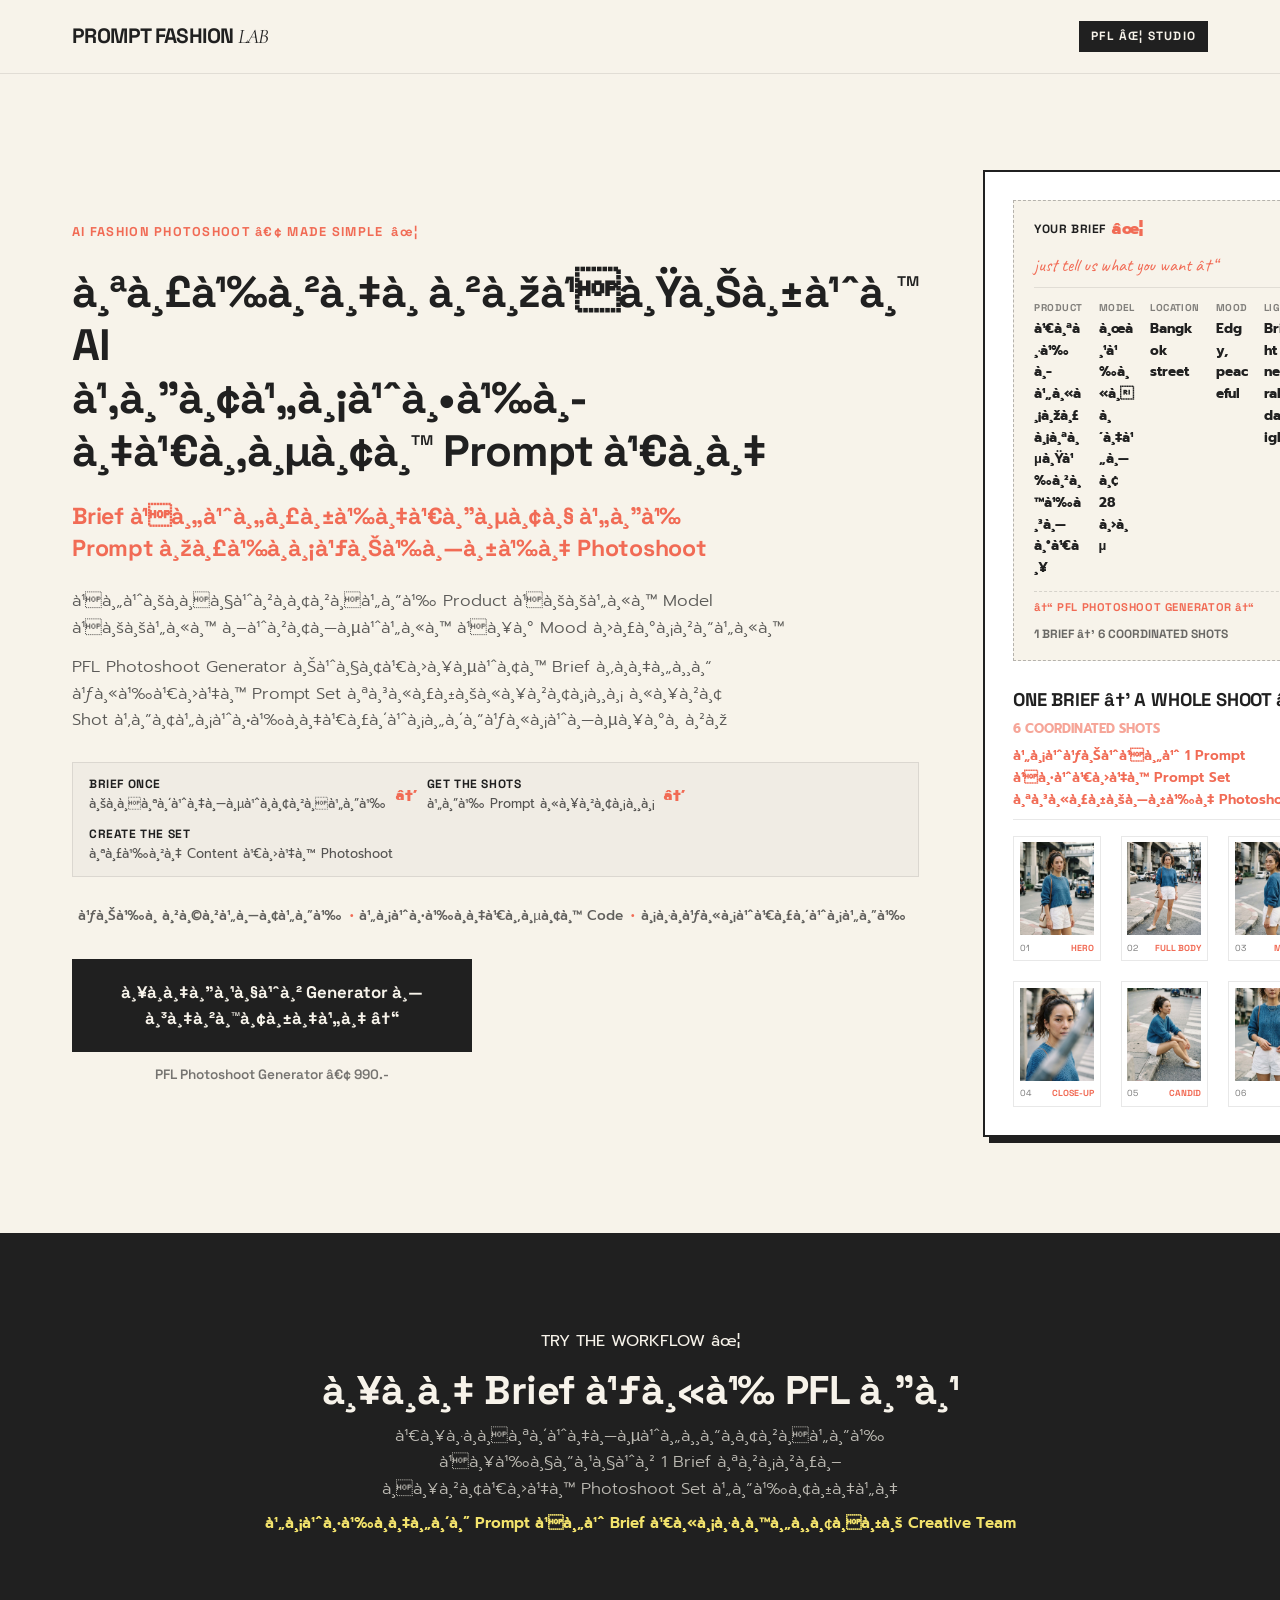
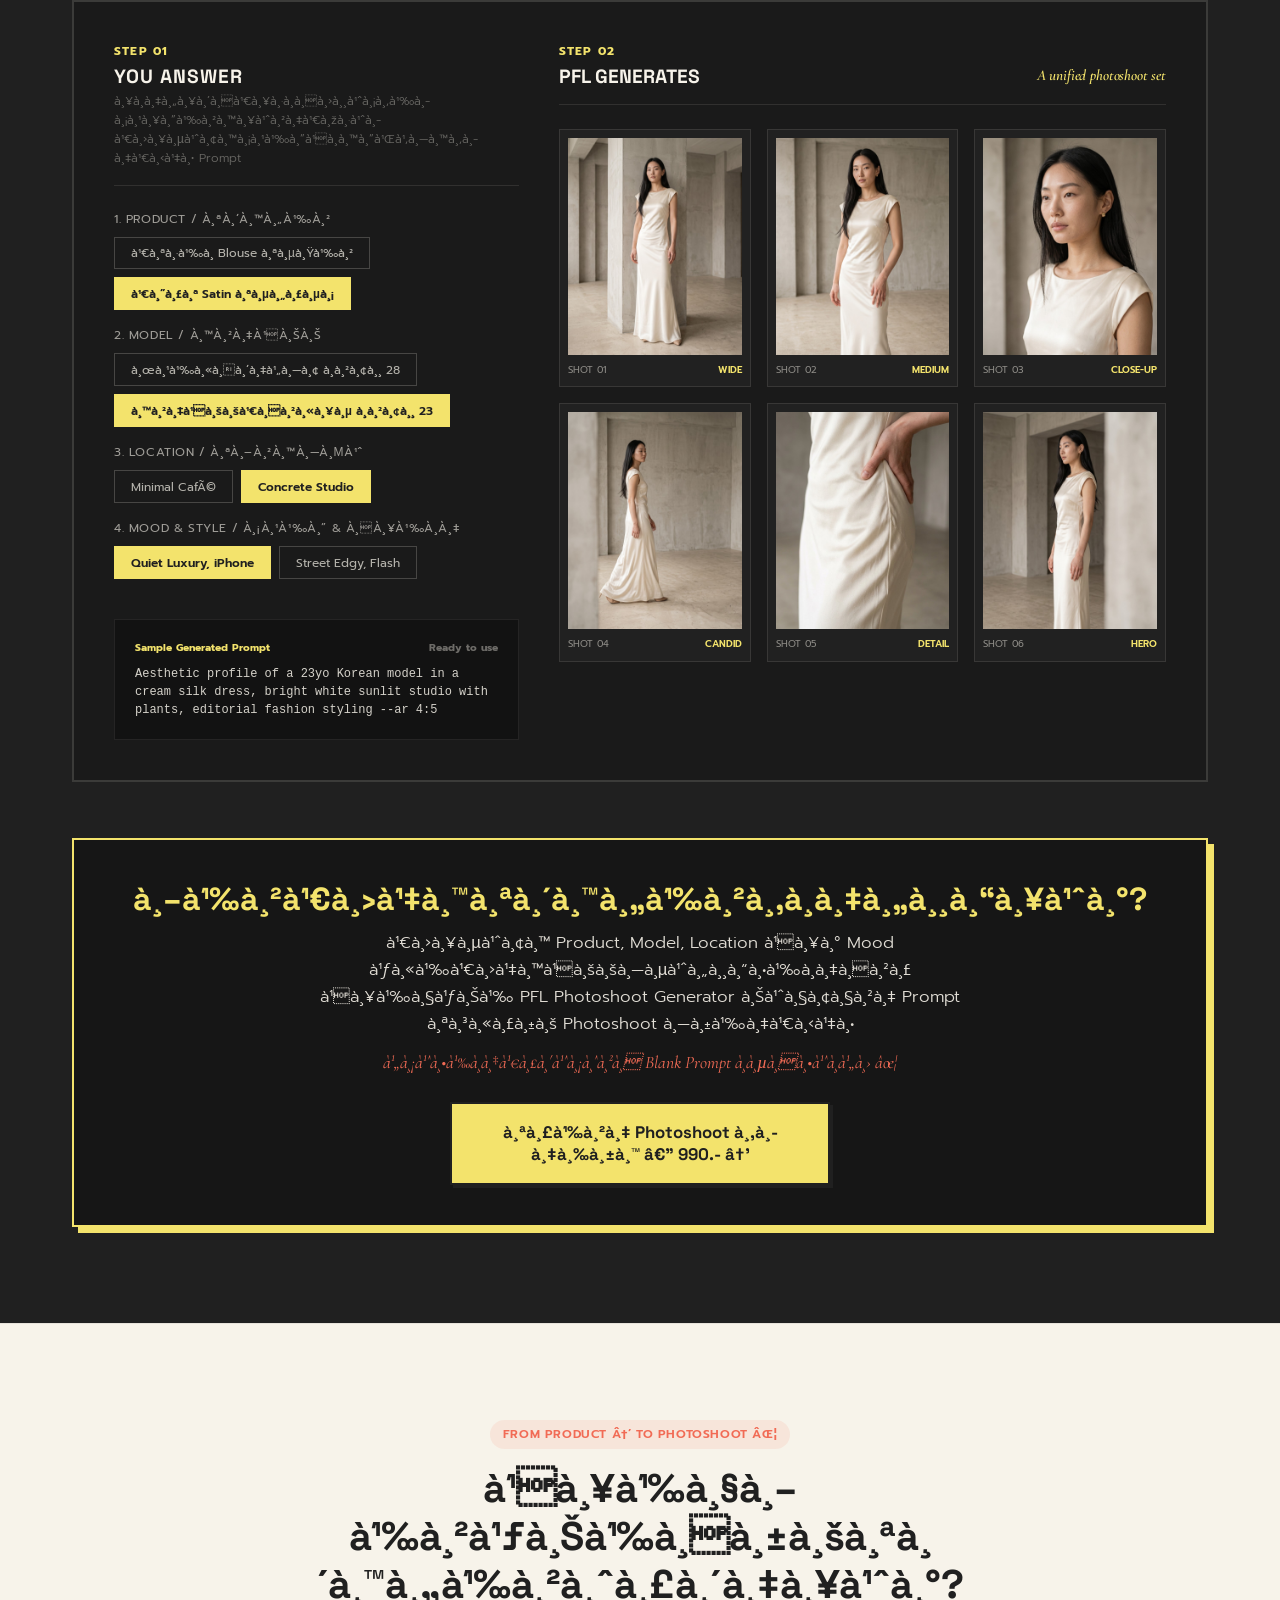
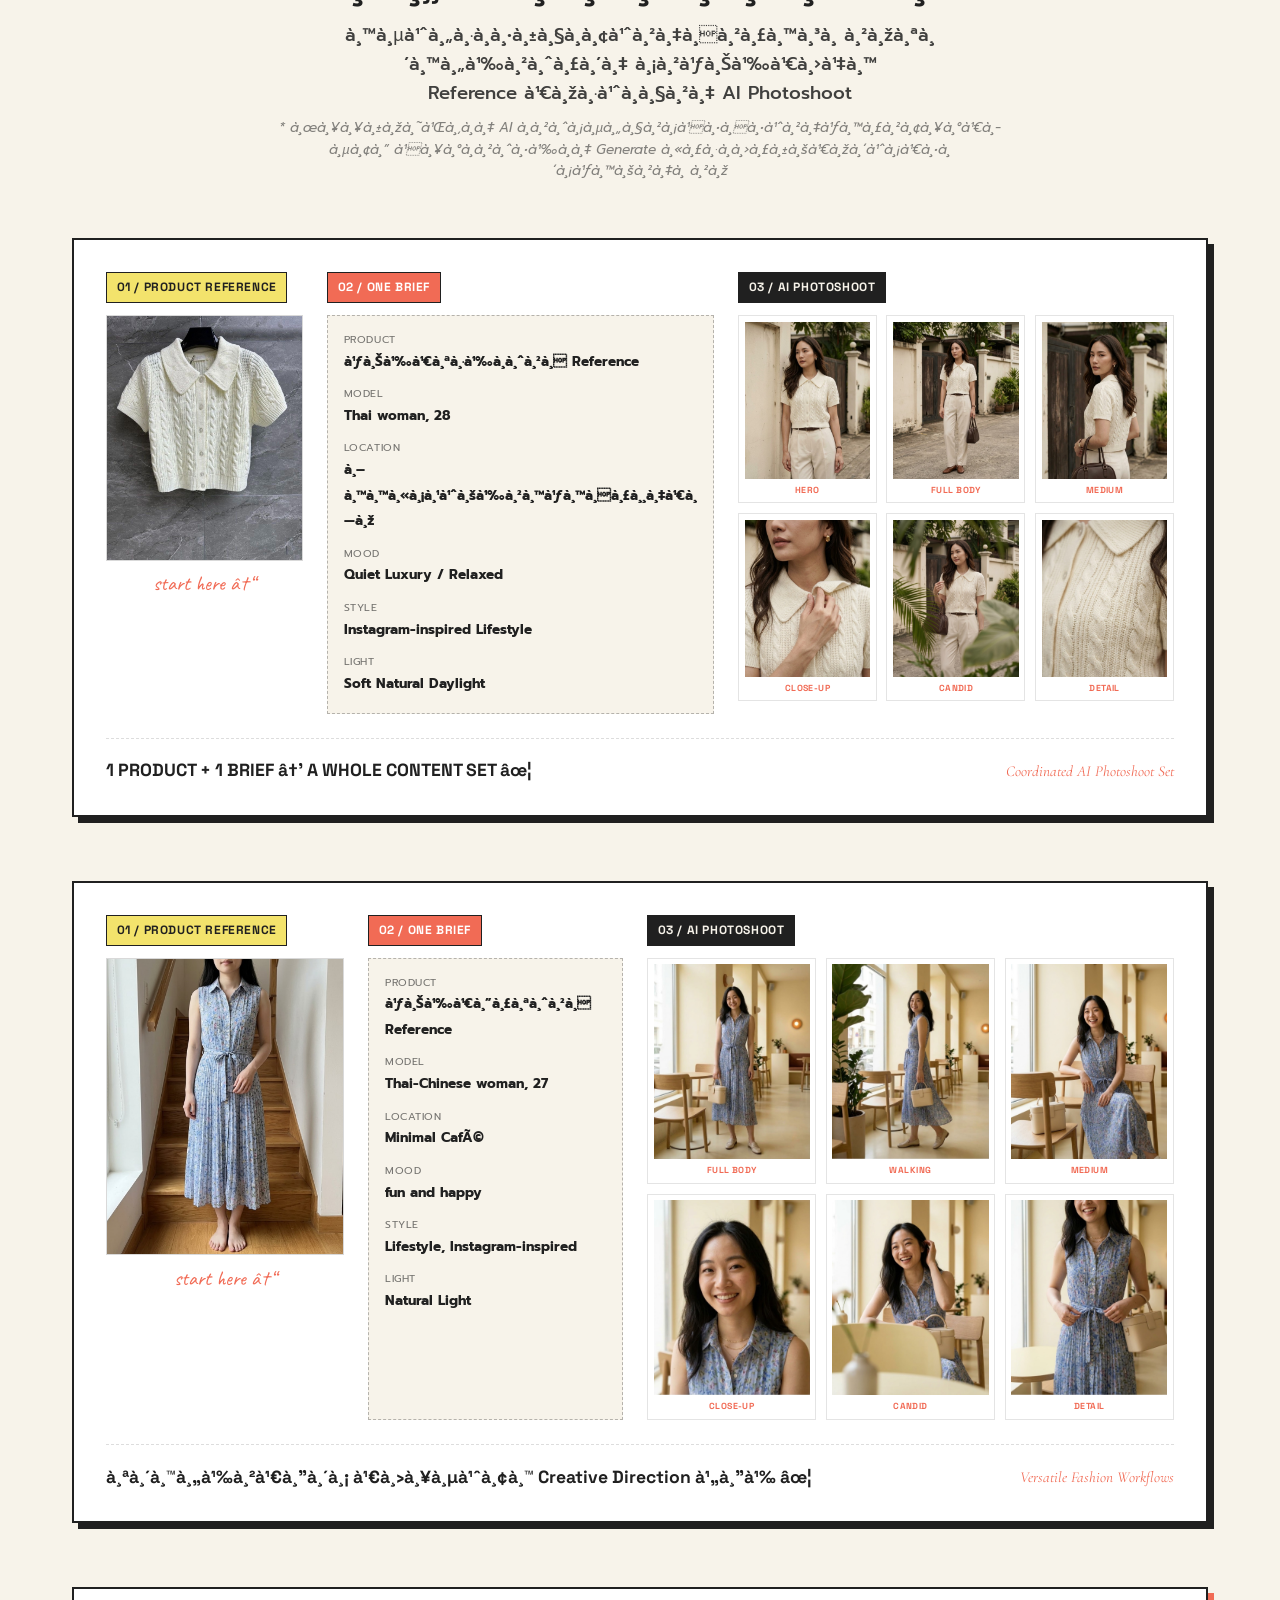
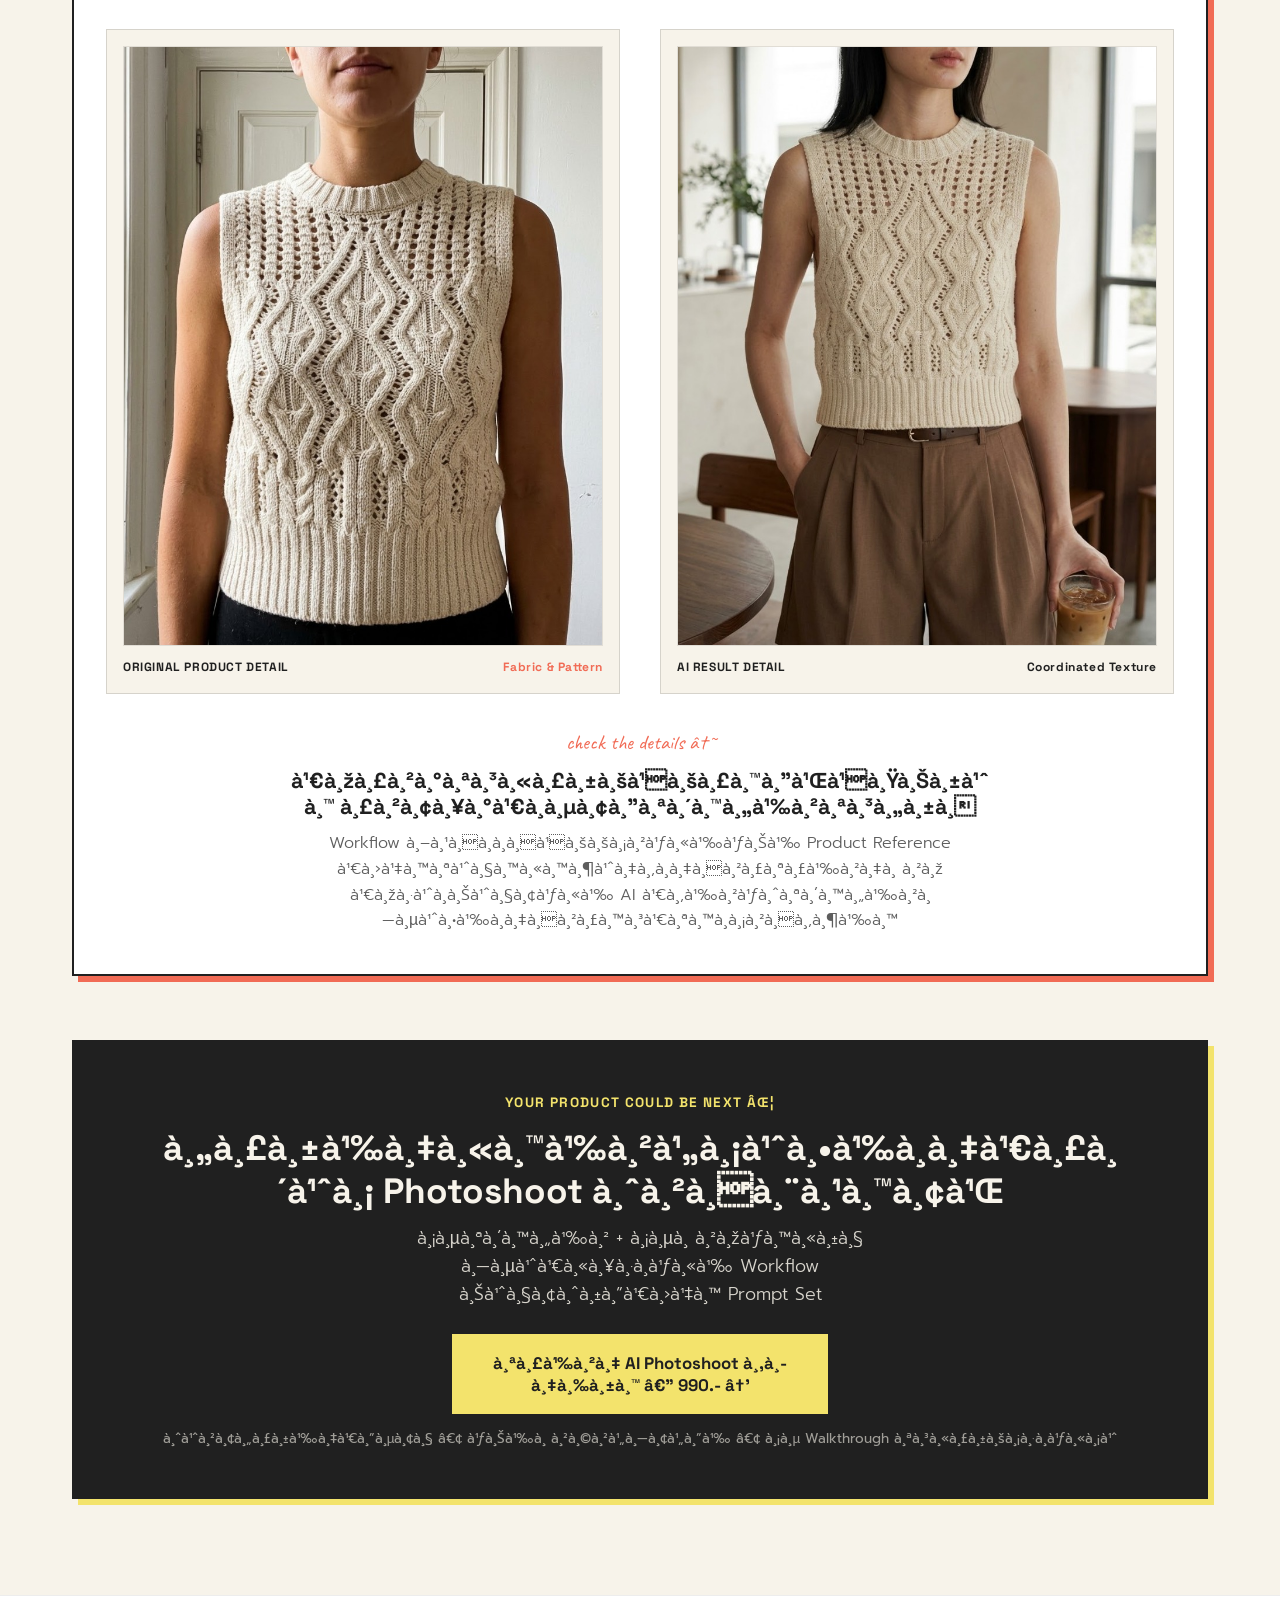
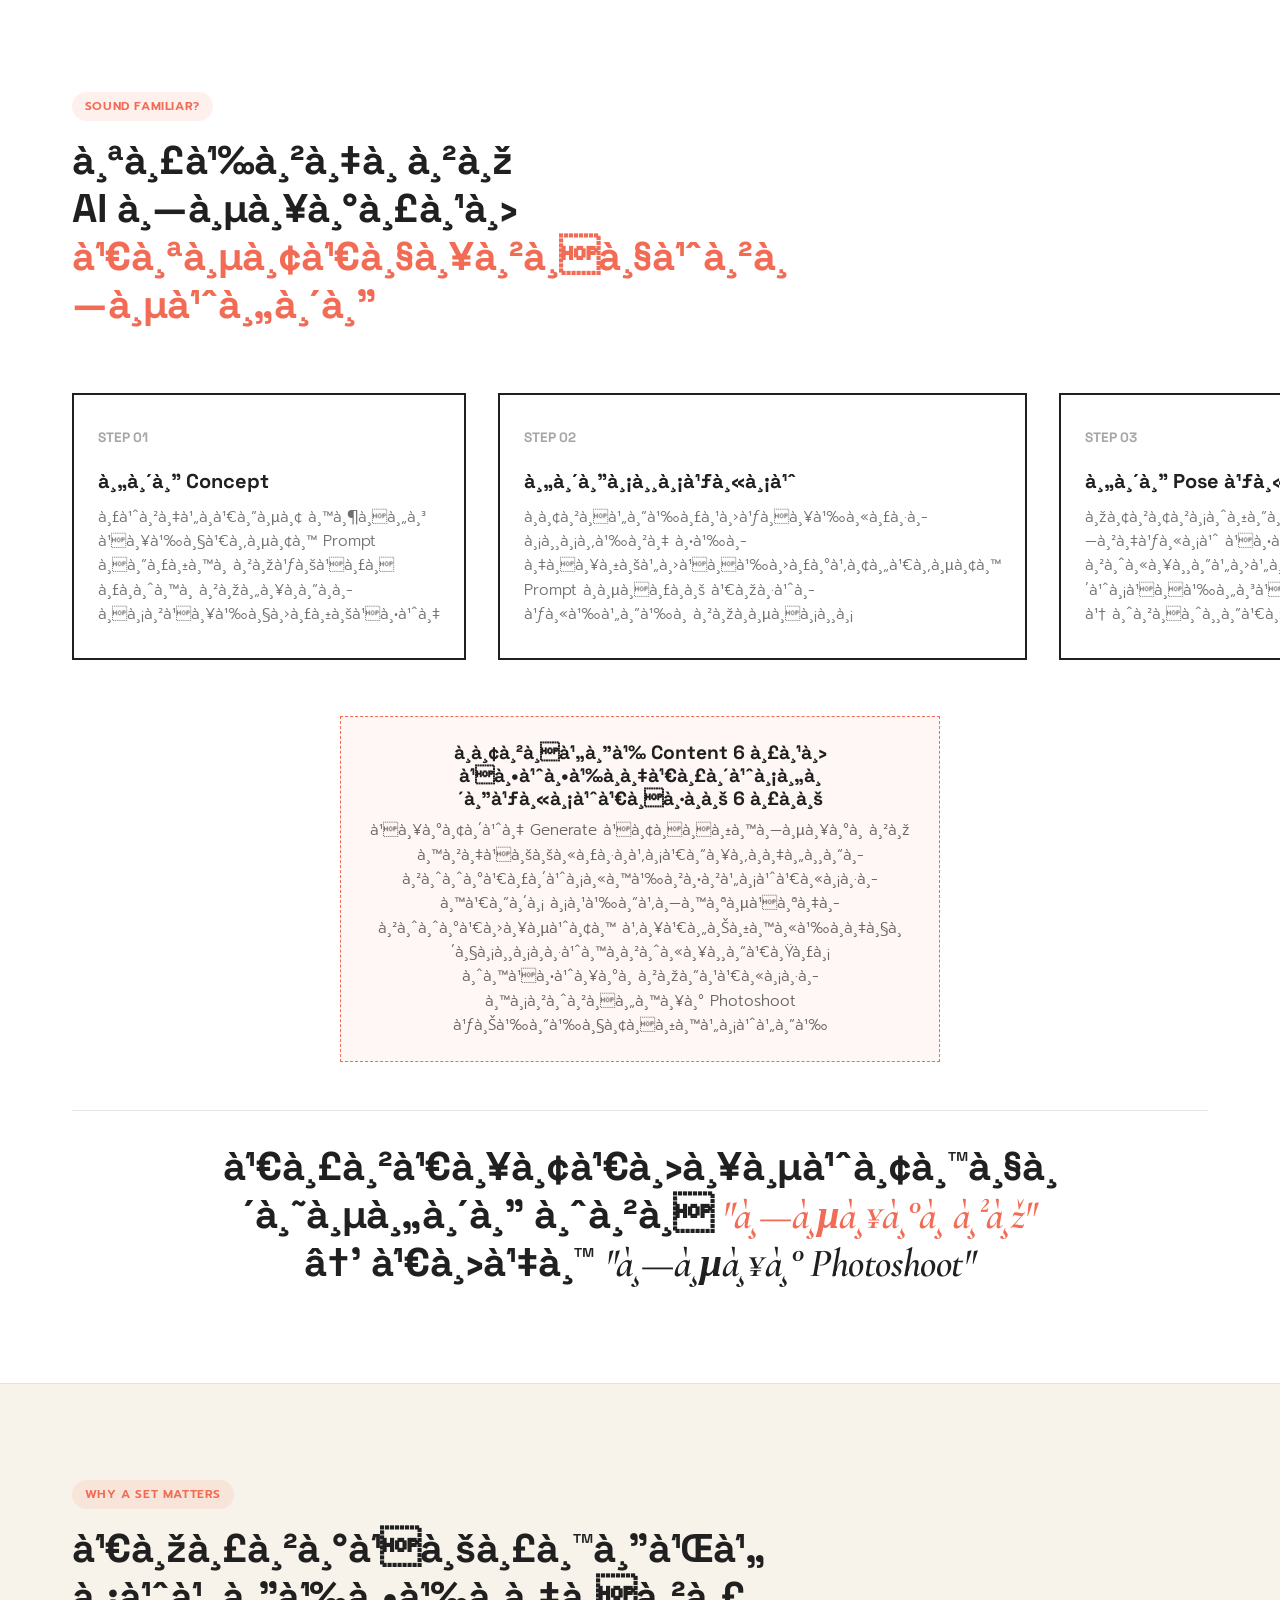
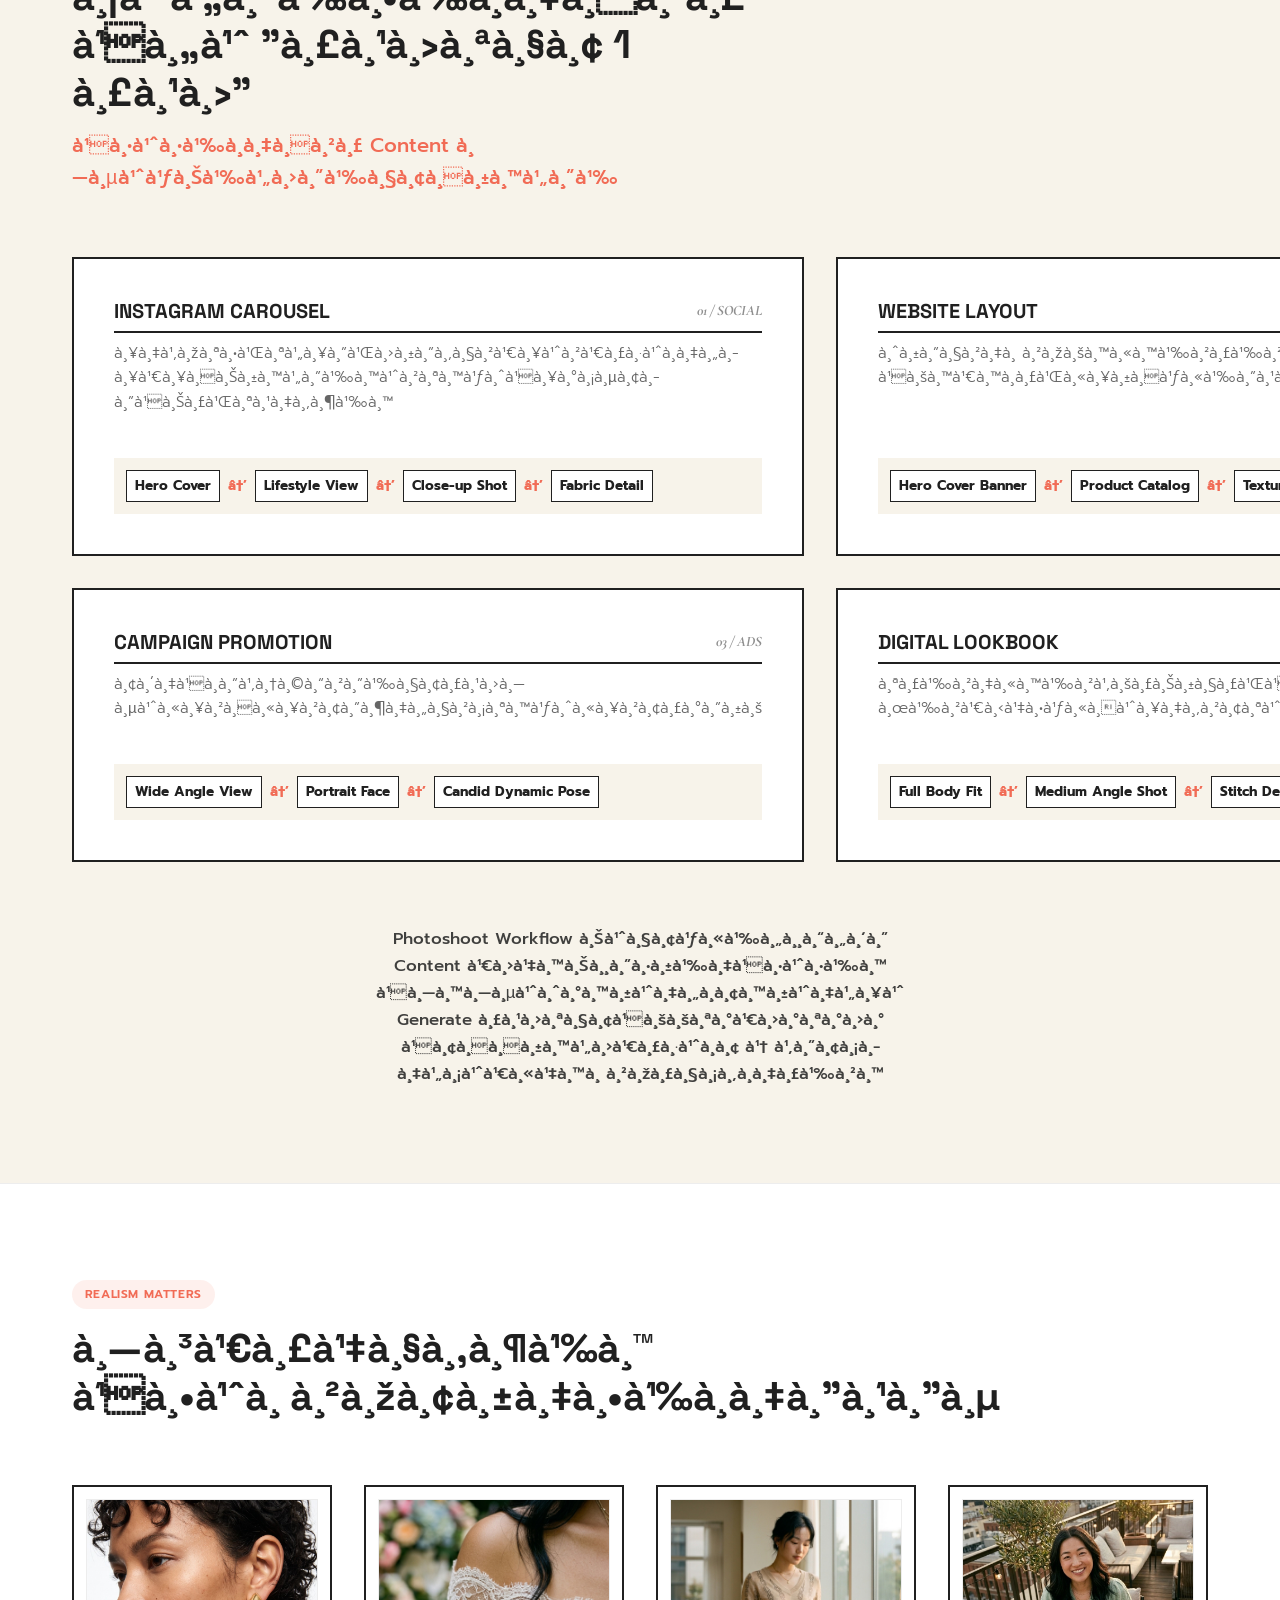
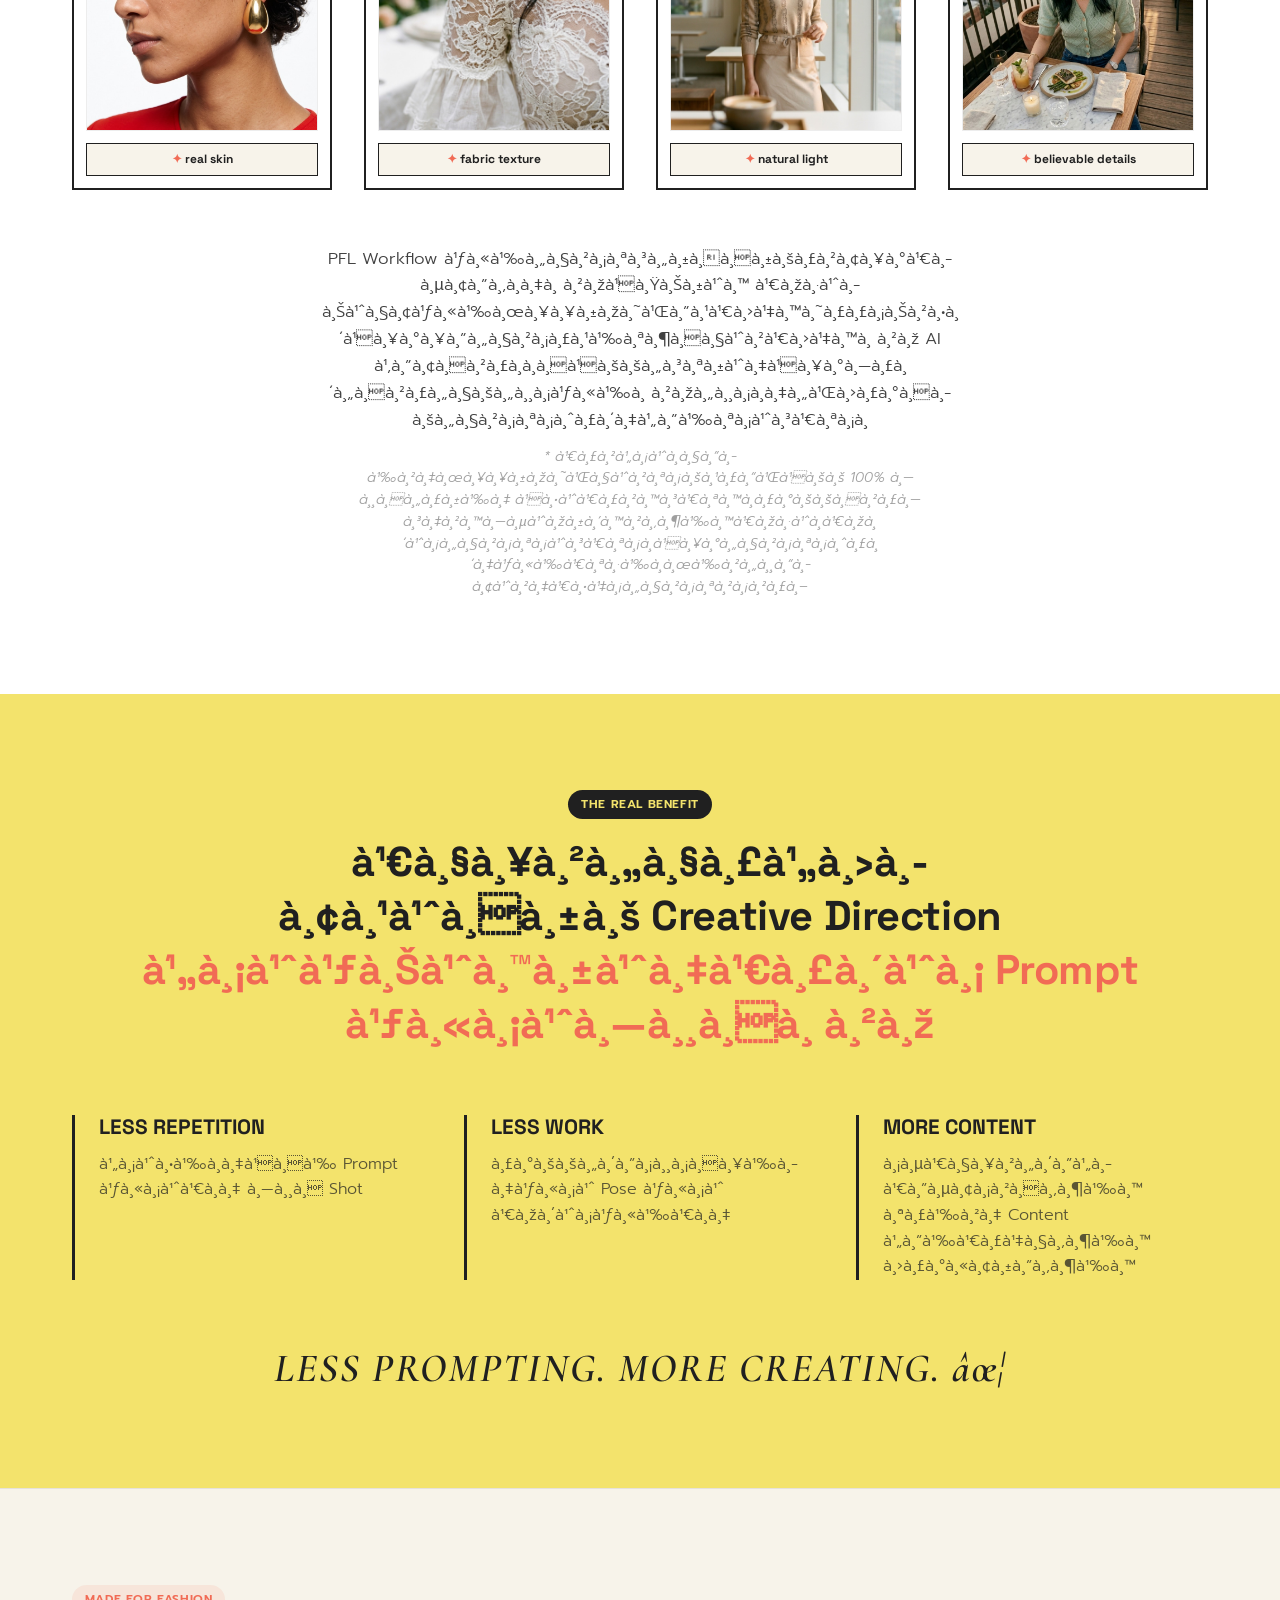
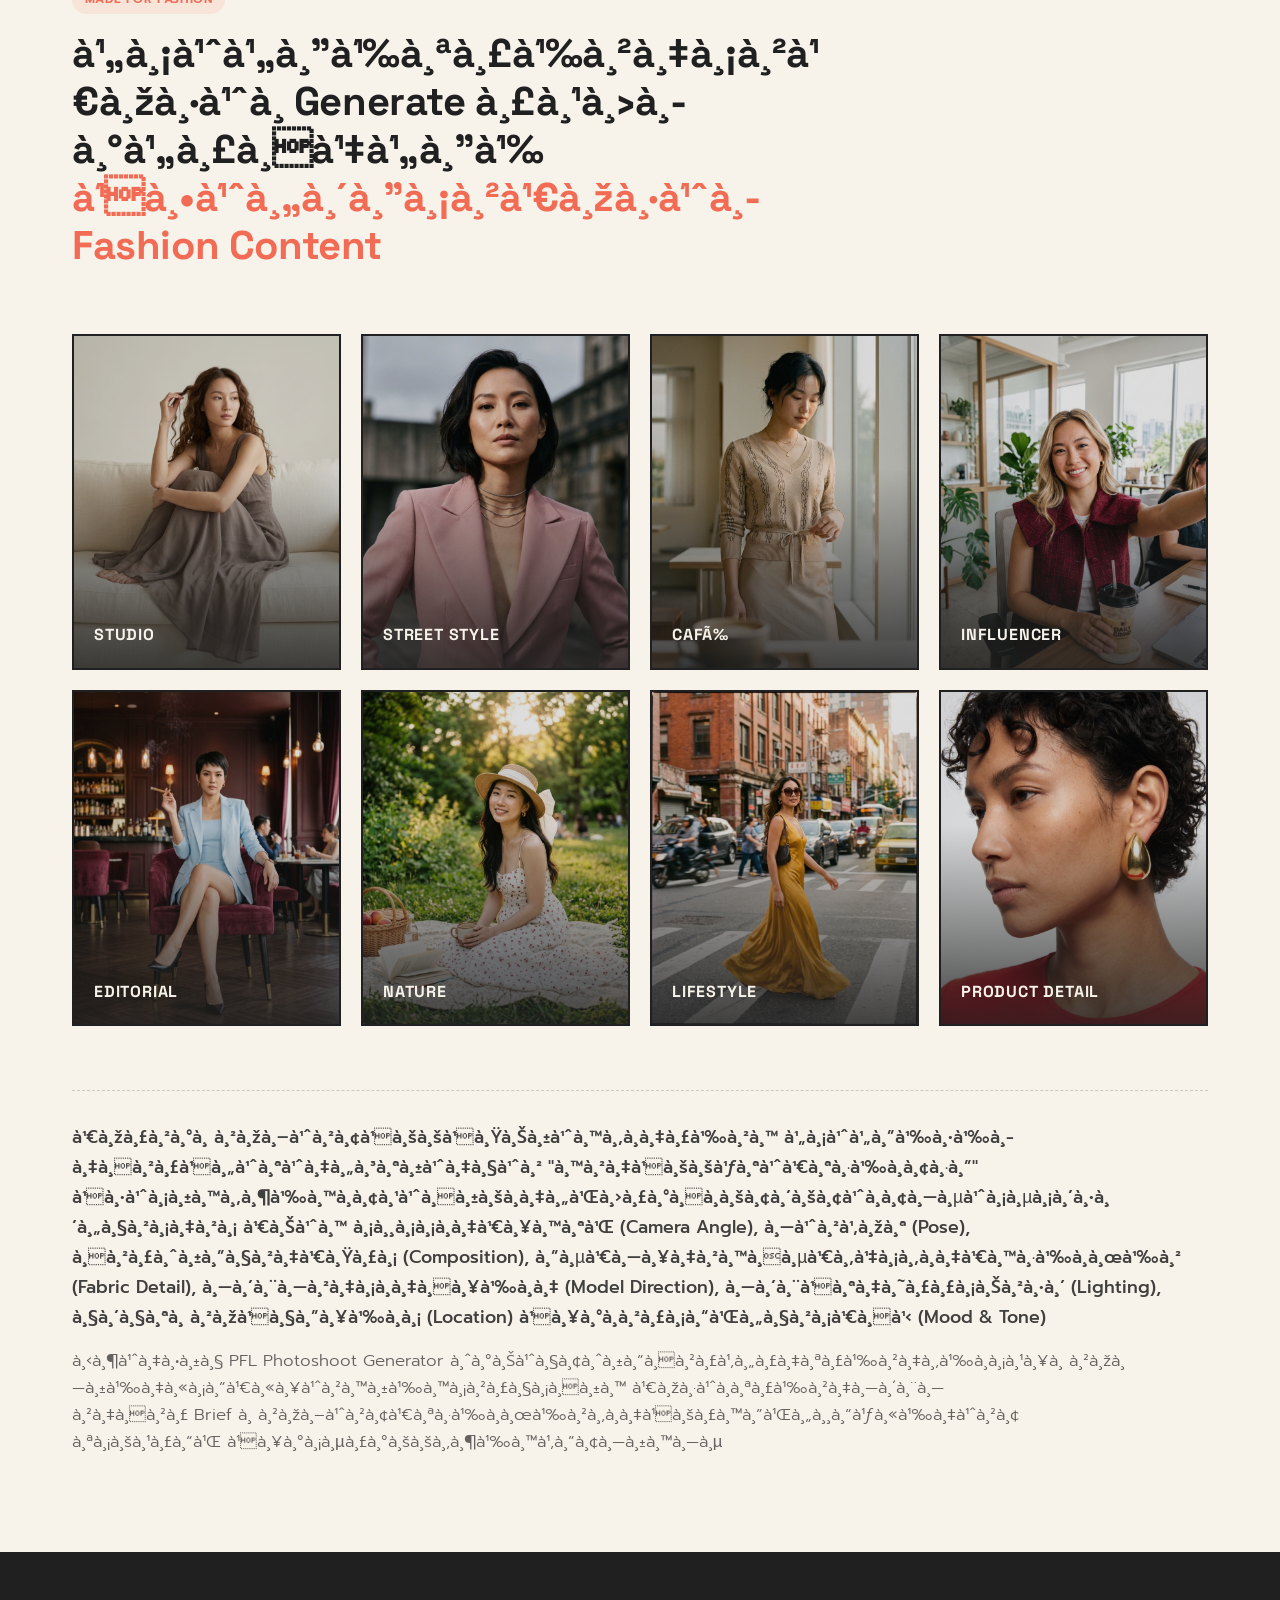
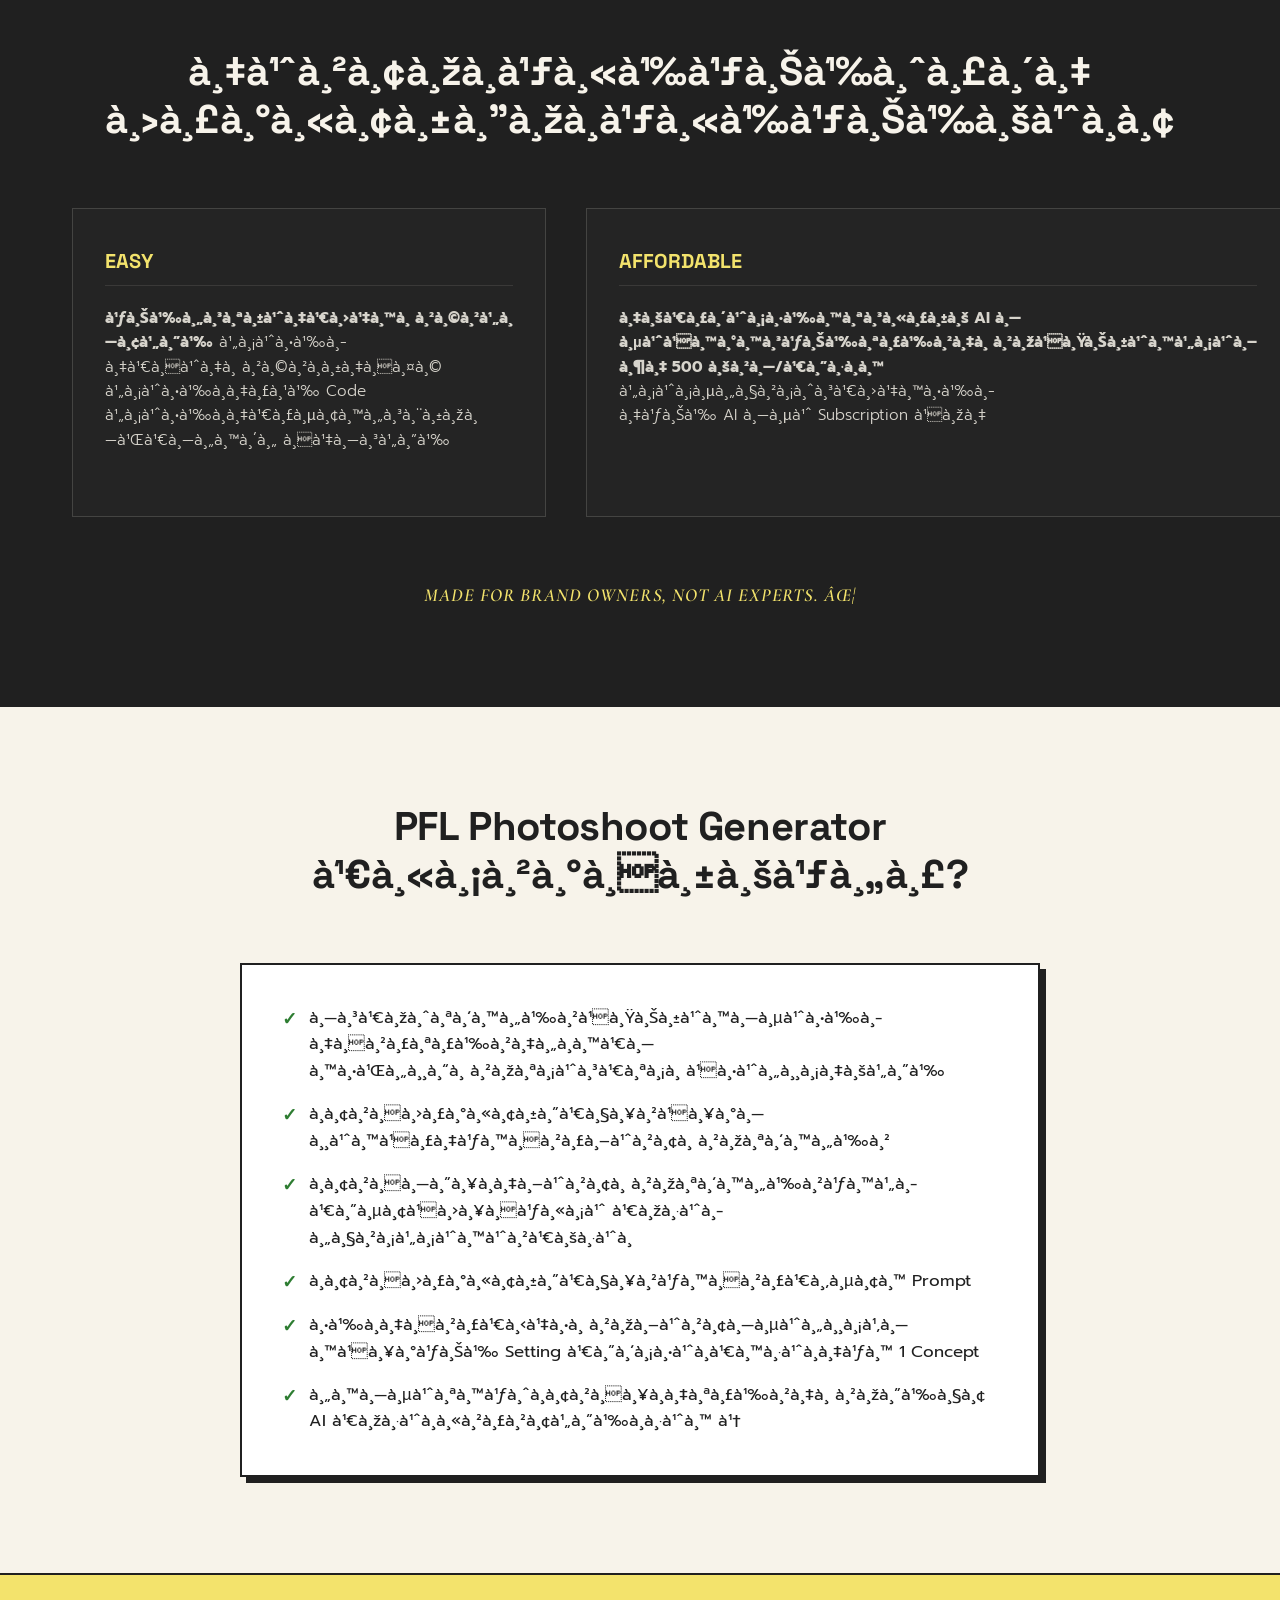
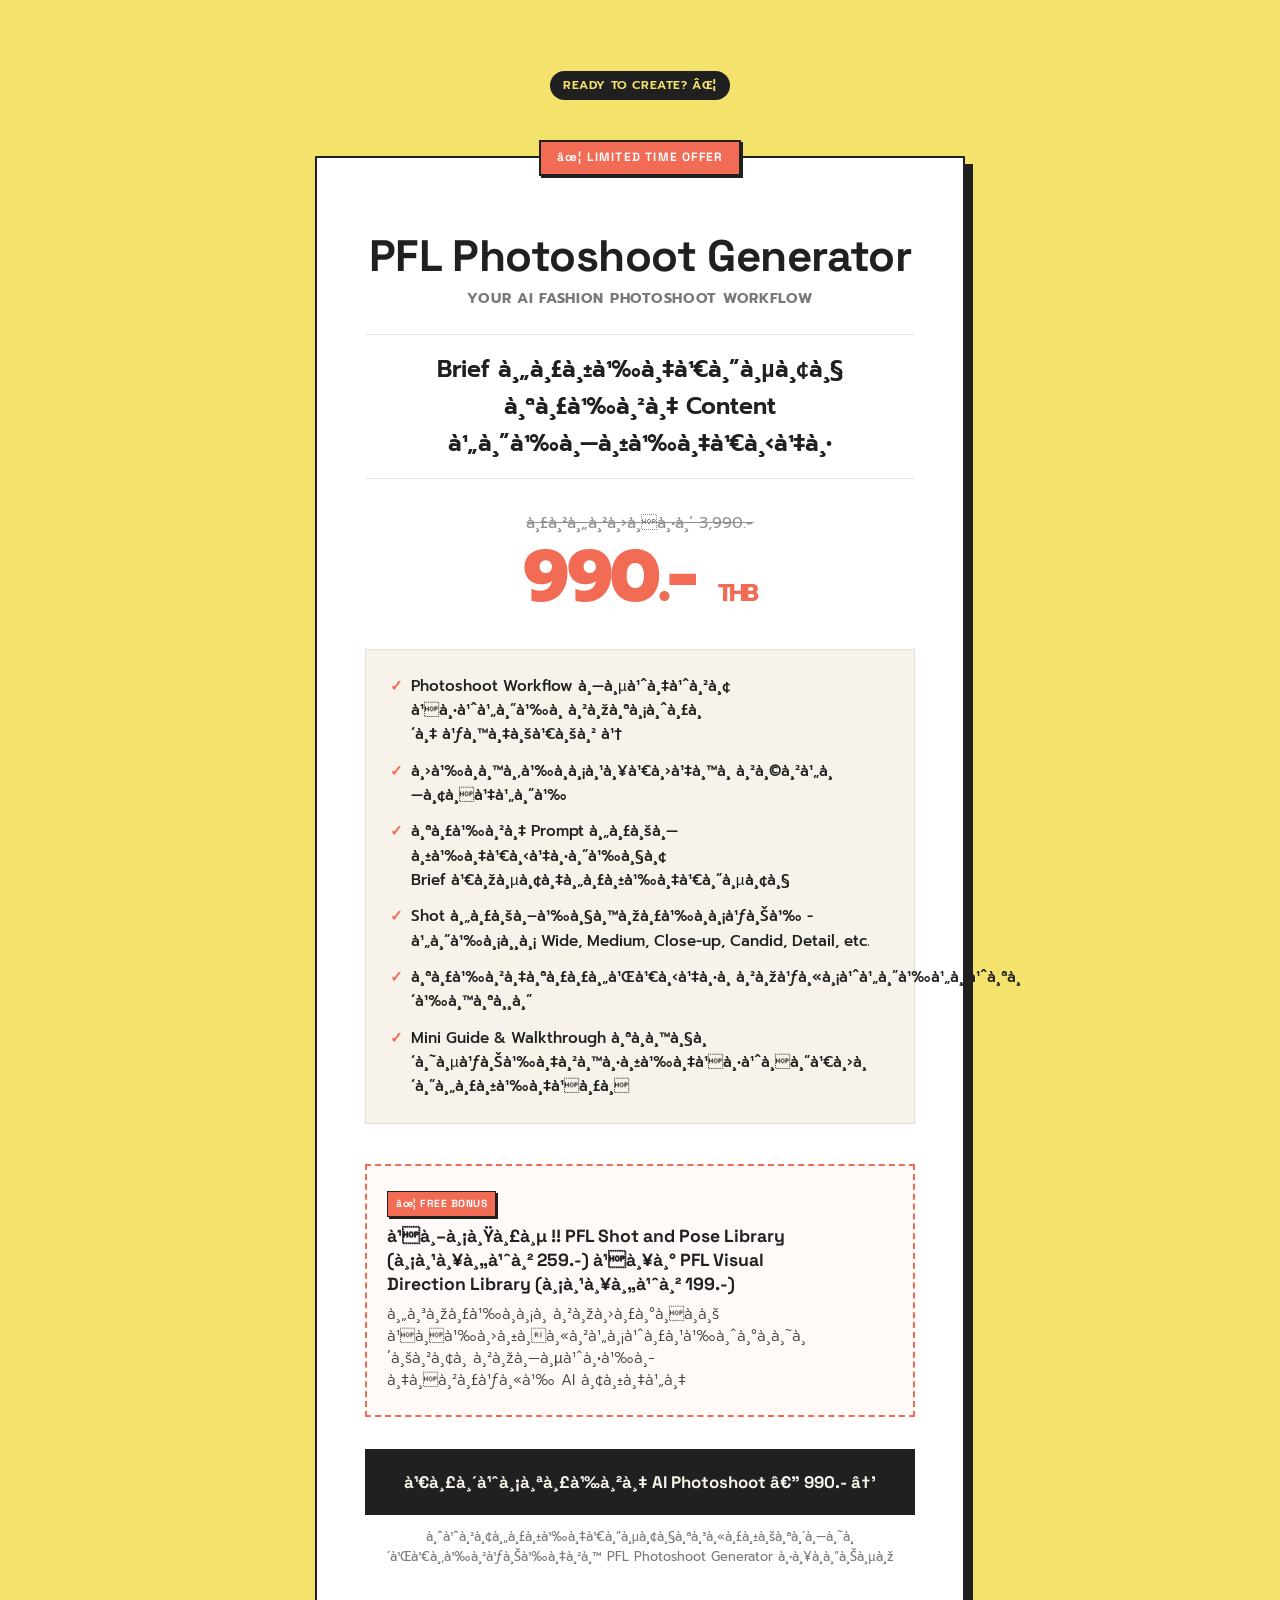
<file: index.html>
<!DOCTYPE html>
<html lang="th">
<head>
  <!-- Google tag (gtag.js) -->
  <script async src="https://www.googletagmanager.com/gtag/js?id=G-DDGN5M6J9N"></script>
  <script>
    window.dataLayer = window.dataLayer || [];
    function gtag(){dataLayer.push(arguments);}
    gtag('js', new Date());

    gtag('config', 'G-DDGN5M6J9N');
  </script>

  <!-- Meta Pixel Code -->
  <script>
  !function(f,b,e,v,n,t,s)
  {if(f.fbq)return;n=f.fbq=function(){n.callMethod?
  n.callMethod.apply(n,arguments):n.queue.push(arguments)};
  if(!f._fbq)f._fbq=n;n.push=n;n.loaded=!0;n.version='2.0';
  n.queue=[];t=b.createElement(e);t.async=!0;
  t.src=v;s=b.getElementsByTagName(e)[0];
  s.parentNode.insertBefore(t,s)}(window, document,'script',
  'https://connect.facebook.net/en_US/fbevents.js');
  fbq('init', '1612021557290772');
  fbq('track', 'PageView');
  </script>
  <noscript><img height="1" width="1" style="display:none"
  src="https://www.facebook.com/tr?id=1612021557290772&ev=PageView&noscript=1"
  /></noscript>
  <!-- End Meta Pixel Code -->
  <meta charset="UTF-8">
  <meta name="viewport" content="width=device-width, initial-scale=1.0">
  <meta name="description" content="สร้างภาพแฟชั่น AI โดยไม่ต้องเขียน Prompt เอง ด้วยระบบ PFL Photoshoot Generator จาก Prompt Fashion Lab">
  <title>PFL Photoshoot Generator | Prompt Fashion Lab</title>
  
  <!-- Vanilla CSS Style Sheet -->
  <link rel="stylesheet" href="styles.css">
</head>
<body>

  <!-- ==========================================
       HEADER / NAVIGATION
       ========================================== -->
  <header>
    <div class="container header-container">
      <a href="#" class="logo">
        PROMPT FASHION <span>LAB</span>
      </a>
      <div class="brand-badge">PFL ✦ STUDIO</div>
    </div>
  </header>

  <!-- ==========================================
       SECTION 1 — HERO
       ========================================== -->
  <section id="hero" class="section-padding">
    <div class="container hero-grid">
      <div class="hero-content reveal active">
        <div class="hero-tagline">
          <span>AI FASHION PHOTOSHOOT • MADE SIMPLE</span> ✦
        </div>
        <h1 class="text-balance-thai hero-title">
          สร้างภาพแฟชั่น AI<br>
          โดยไม่ต้องเขียน Prompt เอง
        </h1>
        <h2 class="text-balance-thai hero-supporting-title">
          Brief แค่ครั้งเดียว ได้ Prompt พร้อมใช้ทั้ง Photoshoot
        </h2>
        
        <p class="text-balance-thai hero-desc">
          แค่บอกว่าอยากได้ Product แบบไหน Model แบบไหน ถ่ายที่ไหน และ Mood ประมาณไหน
        </p>
        <p class="text-balance-thai hero-desc" style="margin-top: -0.75rem;">
          PFL Photoshoot Generator ช่วยเปลี่ยน Brief ของคุณ ให้เป็น Prompt Set สำหรับหลายมุม หลาย Shot โดยไม่ต้องเริ่มคิดใหม่ทีละภาพ
        </p>
        
        <!-- Stepper Benefit Row -->
        <div class="hero-benefit-stepper">
          <div class="benefit-step-item">
            <strong>BRIEF ONCE</strong>
            <span>บอกสิ่งที่อยากได้</span>
          </div>
          <span class="benefit-stepper-arrow">→</span>
          <div class="benefit-step-item">
            <strong>GET THE SHOTS</strong>
            <span>ได้ Prompt หลายมุม</span>
          </div>
          <span class="benefit-stepper-arrow">→</span>
          <div class="benefit-step-item">
            <strong>CREATE THE SET</strong>
            <span>สร้าง Content เป็น Photoshoot</span>
          </div>
        </div>

        <!-- Subline Features -->
        <div class="hero-subline">
          <span>ใช้ภาษาไทยได้</span>
          <span>ไม่ต้องเขียน Code</span>
          <span>มือใหม่เริ่มได้</span>
        </div>

        <!-- Hero CTA -->
        <div class="hero-cta-wrap" style="margin-top: 0.5rem;">
          <a href="#simulator" onclick="scrollToDemo(event)" class="btn btn-black">ลองดูว่า Generator ทำงานยังไง ↓</a>
          <div class="hero-subtle-price">PFL Photoshoot Generator • 990.-</div>
        </div>
      </div>

      <!-- Hero Visual Proof -->
      <div class="hero-visual reveal active" style="transition-delay: 0.15s;">
        <!-- Top: Horizontal Brief Bar -->
        <div class="brief-horizontal">
          <div class="brief-horizontal-top">
            <div style="display: flex; align-items: center; gap: 0.4rem;">
              <span class="brief-tag">YOUR BRIEF</span>
              <span style="color: var(--color-coral); font-weight: 800;">✦</span>
            </div>
            <span class="brief-subtag">just tell us what you want ↓</span>
          </div>

          <div class="brief-horizontal-grid">
            <div class="brief-h-item">
              <label>PRODUCT</label>
              <span>เสื้อไหมพรมสีฟ้าน้ำทะเล</span>
            </div>
            <div class="brief-h-item">
              <label>MODEL</label>
              <span>ผู้หญิงไทย 28 ปี</span>
            </div>
            <div class="brief-h-item">
              <label>LOCATION</label>
              <span>Bangkok street</span>
            </div>
            <div class="brief-h-item">
              <label>MOOD</label>
              <span>Edgy, peaceful</span>
            </div>
            <div class="brief-h-item">
              <label>LIGHT</label>
              <span>Bright neutral daylight</span>
            </div>
          </div>

          <div class="brief-horizontal-footer">
            <span class="brief-arrow-badge">↓ PFL PHOTOSHOOT GENERATOR ↓</span>
            <span style="font-size: 0.75rem; opacity: 0.65; font-family: var(--font-grotesk); font-weight: 700;">1 BRIEF → 6 COORDINATED SHOTS</span>
          </div>
        </div>

        <!-- Bottom: Full-width Contact Sheet preview (6 Shots) -->
        <div class="visual-sheet-area">
          <div class="visual-sheet-header" style="flex-direction: column; align-items: flex-start; gap: 0.35rem;">
            <div style="display: flex; justify-content: space-between; width: 100%; align-items: baseline; flex-wrap: wrap; gap: 0.5rem;">
              <h3 style="font-size: 1.15rem; font-weight: 800; color: var(--color-black); margin: 0;">ONE BRIEF → A WHOLE SHOOT ✦</h3>
              <span style="font-size: 0.8rem; font-weight: 700; color: var(--color-coral);">6 COORDINATED SHOTS</span>
            </div>
            <p class="text-balance-thai" style="font-size: 0.85rem; color: var(--color-coral); font-weight: 600; margin: 0;">
              ไม่ใช่แค่ 1 Prompt แต่เป็น Prompt Set สำหรับทั้ง Photoshoot
            </p>
          </div>
          
          <div class="visual-sheet-grid">
            <div class="visual-sheet-item">
              <div class="visual-sheet-img-wrap">
                <img src="images/hero_knit_01.jpg" alt="01 / HERO">
              </div>
              <div class="visual-sheet-caption">
                <span>01</span>
                <span>HERO</span>
              </div>
            </div>
            <div class="visual-sheet-item">
              <div class="visual-sheet-img-wrap">
                <img src="images/hero_knit_02.jpg" alt="02 / FULL BODY">
              </div>
              <div class="visual-sheet-caption">
                <span>02</span>
                <span>FULL BODY</span>
              </div>
            </div>
            <div class="visual-sheet-item">
              <div class="visual-sheet-img-wrap">
                <img src="images/hero_knit_03.jpg" alt="03 / MEDIUM">
              </div>
              <div class="visual-sheet-caption">
                <span>03</span>
                <span>MEDIUM</span>
              </div>
            </div>
            <div class="visual-sheet-item">
              <div class="visual-sheet-img-wrap">
                <img src="images/hero_knit_04.jpg" alt="04 / CLOSE-UP">
              </div>
              <div class="visual-sheet-caption">
                <span>04</span>
                <span>CLOSE-UP</span>
              </div>
            </div>
            <div class="visual-sheet-item">
              <div class="visual-sheet-img-wrap">
                <img src="images/hero_knit_05.jpg" alt="05 / CANDID">
              </div>
              <div class="visual-sheet-caption">
                <span>05</span>
                <span>CANDID</span>
              </div>
            </div>
            <div class="visual-sheet-item">
              <div class="visual-sheet-img-wrap">
                <img src="images/hero_knit_06.jpg" alt="06 / DETAIL">
              </div>
              <div class="visual-sheet-caption">
                <span>06</span>
                <span>DETAIL</span>
              </div>
            </div>
          </div>
        </div>
      </div>
    </div>
  </section>

  <!-- ==========================================
       SECTION 2 — INTERACTIVE DEMO (MOVED UP)
       ========================================== -->
  <section class="section-padding section-dark" id="simulator">
    <div class="container">
      <div style="text-align: center; margin-bottom: 2.5rem;">
        <span class="eyebrow-yellow">TRY THE WORKFLOW ✦</span>
        <h2 class="text-balance-thai" style="margin-top: 0.75rem;">ลอง Brief ให้ PFL ดู</h2>
        <p class="text-balance-thai" style="opacity: 0.85; max-width: 600px; margin: 0.5rem auto 0; font-size: 1.05rem;">
          เลือกสิ่งที่คุณอยากได้ แล้วดูว่า 1 Brief สามารถกลายเป็น Photoshoot Set ได้ยังไง
        </p>
        <p class="text-balance-thai" style="color: var(--color-yellow); font-size: 0.95rem; font-weight: 600; margin-top: 0.5rem;">
          ไม่ต้องคิด Prompt แค่ Brief เหมือนคุยกับ Creative Team
        </p>
      </div>

      <!-- Interactive Grid Simulator Container -->
      <div class="simulator-container reveal">
        
        <!-- LEFT: INPUT BRIEF (Option pills) -->
        <div class="sim-sidebar">
          <div class="sim-title-area">
            <span class="sim-step-label">STEP 01</span>
            <h3 style="font-weight: 800; font-size: 1.2rem;">YOU ANSWER</h3>
            <p style="font-size: 0.75rem; opacity: 0.6; margin-top: 0.25rem; color: rgba(247,243,234,0.6);">ลองคลิกเลือกปุ่มข้อมูลด้านล่างเพื่อเปลี่ยนมู้ดแอนด์โทนของเซ็ต Prompt</p>
          </div>

          <div class="brief-options">
            <!-- 1. Product Selection -->
            <div class="brief-option-group">
              <label>1. Product / สินค้า</label>
              <div class="pill-group">
                <button onclick="selectOption('product', 'blouse', this)" class="pill pill-product">เสื้อ Blouse สีฟ้า</button>
                <button onclick="selectOption('product', 'dress', this)" class="pill pill-product active">เดรส Satin สีครีม</button>
              </div>
            </div>

            <!-- 2. Model Selection -->
            <div class="brief-option-group">
              <label>2. Model / นางแบบ</label>
              <div class="pill-group">
                <button onclick="selectOption('model', 'thai', this)" class="pill pill-model">ผู้หญิงไทย อายุ 28</button>
                <button onclick="selectOption('model', 'korean', this)" class="pill pill-model active">นางแบบเกาหลี อายุ 23</button>
              </div>
            </div>

            <!-- 3. Location Selection -->
            <div class="brief-option-group">
              <label>3. Location / สถานที่</label>
              <div class="pill-group">
                <button onclick="selectOption('location', 'cafe', this)" class="pill pill-location">Minimal Café</button>
                <button onclick="selectOption('location', 'studio', this)" class="pill pill-location active">Concrete Studio</button>
              </div>
            </div>

            <!-- 4. Mood & Style Selection -->
            <div class="brief-option-group">
              <label>4. Mood & Style / มู้ด & กล้อง</label>
              <div class="pill-group">
                <button onclick="selectOption('mood', 'luxury', this)" class="pill pill-mood active">Quiet Luxury, iPhone</button>
                <button onclick="selectOption('mood', 'edgy', this)" class="pill pill-mood">Street Edgy, Flash</button>
              </div>
            </div>
          </div>

          <!-- Prompt Output Container -->
          <div class="prompt-box">
            <div class="prompt-box-header">
              <span class="label">Sample Generated Prompt</span>
              <span style="opacity: 0.4; color: var(--color-ivory);">Ready to use</span>
            </div>
            <div id="prompt-output-box" class="prompt-text">
              Aesthetic profile of a 23yo Korean model in a cream silk dress, bright white sunlit studio with plants, editorial fashion styling --ar 4:5
            </div>
          </div>
        </div>

        <!-- RIGHT: GENERATES (Photoshoot Grid/Contact Sheet) -->
        <div class="contact-sheet-area">
          <!-- Loading Overlay -->
          <div id="loader" class="sim-loader">
            <div class="spinner"></div>
            <span style="font-size: 0.7rem; color: var(--color-yellow); text-transform: uppercase; font-weight: 700; letter-spacing: 0.1em;">
              Applying parameters...
            </span>
          </div>

          <div class="contact-sheet-header">
            <div>
              <span class="sim-step-label">STEP 02</span>
              <h3 style="font-weight: 800; font-size: 1.2rem;">PFL GENERATES</h3>
            </div>
            <span class="italic-serif" style="color: var(--color-yellow); font-size: 0.95rem;">A unified photoshoot set</span>
          </div>

          <!-- Photo Grid -->
          <div class="contact-sheet-grid">
            <!-- Shot 01: Wide -->
            <div class="sheet-item">
              <div class="sheet-img-wrap">
                <img id="img-wide" src="images/dress_korean_studio_shot_01.jpg" alt="Wide shot">
              </div>
              <div class="sheet-caption">
                <span>SHOT 01</span>
                <span>WIDE</span>
              </div>
            </div>
            
            <!-- Shot 02: Medium -->
            <div class="sheet-item">
              <div class="sheet-img-wrap">
                <img id="img-medium" src="images/dress_korean_studio_shot_02.jpg" alt="Medium shot">
              </div>
              <div class="sheet-caption">
                <span>SHOT 02</span>
                <span>MEDIUM</span>
              </div>
            </div>

            <!-- Shot 03: Close-up -->
            <div class="sheet-item">
              <div class="sheet-img-wrap">
                <img id="img-closeup" src="images/dress_korean_studio_shot_03.jpg" alt="Close-up shot">
              </div>
              <div class="sheet-caption">
                <span>SHOT 03</span>
                <span>CLOSE-UP</span>
              </div>
            </div>

            <!-- Shot 04: Candid -->
            <div class="sheet-item">
              <div class="sheet-img-wrap">
                <img id="img-candid" src="images/dress_korean_studio_shot_04.jpg" alt="Candid shot">
              </div>
              <div class="sheet-caption">
                <span>SHOT 04</span>
                <span>CANDID</span>
              </div>
            </div>

            <!-- Shot 05: Detail -->
            <div class="sheet-item">
              <div class="sheet-img-wrap">
                <img id="img-detail" src="images/dress_korean_studio_shot_05.jpg" alt="Detail shot">
              </div>
              <div class="sheet-caption">
                <span>SHOT 05</span>
                <span>DETAIL</span>
              </div>
            </div>

            <!-- Shot 06: Hero -->
            <div class="sheet-item">
              <div class="sheet-img-wrap">
                <img id="img-hero" src="images/dress_korean_studio_shot_06.jpg" alt="Hero shot">
              </div>
              <div class="sheet-caption">
                <span>SHOT 06</span>
                <span>HERO</span>
              </div>
            </div>
          </div>
        </div>
      </div>

      <!-- POST-DEMO PURCHASE TRANSITION BOX -->
      <div class="demo-post-action reveal">
        <h3 class="text-balance-thai">ถ้าเป็นสินค้าของคุณล่ะ?</h3>
        <p class="text-balance-thai">
          เปลี่ยน Product, Model, Location และ Mood ให้เป็นแบบที่คุณต้องการ<br>
          แล้วใช้ PFL Photoshoot Generator ช่วยวาง Prompt สำหรับ Photoshoot ทั้งเซ็ต
        </p>
        <div class="demo-post-subtext">ไม่ต้องเริ่มจาก Blank Prompt อีกต่อไป ✦</div>
        <button class="btn btn-post-demo" onclick="checkout('demo')">สร้าง Photoshoot ของฉัน — 990.- →</button>
      </div>
    </div>
  </section>

  <!-- ==========================================
       SECTION 3 — REAL PRODUCT PROOF (NEW SECTION)
       ========================================== -->
  <section class="section-padding proof-section" id="proof">
    <div class="container">
      <div class="proof-header reveal">
        <span class="tagline-badge">FROM PRODUCT → TO PHOTOSHOOT ✦</span>
        <h2 class="text-balance-thai" style="margin-top: 1rem;">แล้วถ้าใช้กับสินค้าจริงล่ะ?</h2>
        <p class="text-balance-thai" style="margin-top: 0.75rem; font-size: 1.15rem; font-weight: 500;">
          นี่คือตัวอย่างการนำภาพสินค้าจริง มาใช้เป็น Reference เพื่อวาง AI Photoshoot
        </p>
        <div class="proof-microcopy">
          * ผลลัพธ์ของ AI อาจมีความแตกต่างในรายละเอียด และอาจต้อง Generate หรือปรับเพิ่มเติมในบางภาพ
        </div>
      </div>

      <!-- PROOF 01: KNIT TOP -->
      <div class="proof-workflow-card reveal">
        <div class="proof-flow-grid">
          <!-- Step 1: Product Reference -->
          <div class="proof-step-card">
            <span class="proof-step-tag tag-ref">01 / PRODUCT REFERENCE</span>
            <div class="proof-ref-img-wrap">
              <img src="images/proof_knit_ref.jpg" alt="Original Knit Reference">
            </div>
            <div class="proof-annotation">start here ↓</div>
          </div>

          <!-- Step 2: One Brief -->
          <div class="proof-step-card">
            <span class="proof-step-tag tag-brief">02 / ONE BRIEF</span>
            <div class="proof-brief-box">
              <div class="proof-brief-item">
                <label>PRODUCT</label>
                <span>ใช้เสื้อจาก Reference</span>
              </div>
              <div class="proof-brief-item">
                <label>MODEL</label>
                <span>Thai woman, 28</span>
              </div>
              <div class="proof-brief-item">
                <label>LOCATION</label>
                <span>ถนนหมู่บ้านในกรุงเทพ</span>
              </div>
              <div class="proof-brief-item">
                <label>MOOD</label>
                <span>Quiet Luxury / Relaxed</span>
              </div>
              <div class="proof-brief-item">
                <label>STYLE</label>
                <span>Instagram-inspired Lifestyle</span>
              </div>
              <div class="proof-brief-item">
                <label>LIGHT</label>
                <span>Soft Natural Daylight</span>
              </div>
            </div>
          </div>

          <!-- Step 3: AI Photoshoot Result -->
          <div class="proof-step-card">
            <span class="proof-step-tag tag-result">03 / AI PHOTOSHOOT</span>
            <div class="proof-contact-grid">
              <div class="proof-contact-item">
                <div class="proof-contact-img-wrap">
                  <img src="images/proof_knit_hero.jpg" alt="HERO SHOT">
                </div>
                <div class="proof-contact-caption">HERO</div>
              </div>
              <div class="proof-contact-item">
                <div class="proof-contact-img-wrap">
                  <img src="images/proof_knit_fullbody.jpg" alt="FULL BODY SHOT">
                </div>
                <div class="proof-contact-caption">FULL BODY</div>
              </div>
              <div class="proof-contact-item">
                <div class="proof-contact-img-wrap">
                  <img src="images/proof_knit_medium.jpg" alt="MEDIUM SHOT">
                </div>
                <div class="proof-contact-caption">MEDIUM</div>
              </div>
              <div class="proof-contact-item">
                <div class="proof-contact-img-wrap">
                  <img src="images/proof_knit_closeup.jpg" alt="CLOSE-UP SHOT">
                </div>
                <div class="proof-contact-caption">CLOSE-UP</div>
              </div>
              <div class="proof-contact-item">
                <div class="proof-contact-img-wrap">
                  <img src="images/proof_knit_candid.jpg" alt="CANDID SHOT">
                </div>
                <div class="proof-contact-caption">CANDID</div>
              </div>
              <div class="proof-contact-item">
                <div class="proof-contact-img-wrap">
                  <img src="images/proof_knit_detail.jpg" alt="DETAIL SHOT">
                </div>
                <div class="proof-contact-caption">DETAIL</div>
              </div>
            </div>
          </div>
        </div>

        <div class="proof-card-footer">
          <h4>1 PRODUCT + 1 BRIEF → A WHOLE CONTENT SET ✦</h4>
          <span class="proof-badge">Coordinated AI Photoshoot Set</span>
        </div>
      </div>

      <!-- PROOF 02: DRESS -->
      <div class="proof-workflow-card reveal">
        <div class="proof-flow-grid">
          <!-- Step 1: Product Reference -->
          <div class="proof-step-card">
            <span class="proof-step-tag tag-ref">01 / PRODUCT REFERENCE</span>
            <div class="proof-ref-img-wrap">
              <img src="images/proof_dress_ref.jpg" alt="Original Dress Reference">
            </div>
            <div class="proof-annotation">start here ↓</div>
          </div>

          <!-- Step 2: One Brief -->
          <div class="proof-step-card">
            <span class="proof-step-tag tag-brief">02 / ONE BRIEF</span>
            <div class="proof-brief-box">
              <div class="proof-brief-item">
                <label>PRODUCT</label>
                <span>ใช้เดรสจาก Reference</span>
              </div>
              <div class="proof-brief-item">
                <label>MODEL</label>
                <span>Thai-Chinese woman, 27</span>
              </div>
              <div class="proof-brief-item">
                <label>LOCATION</label>
                <span>Minimal Café</span>
              </div>
              <div class="proof-brief-item">
                <label>MOOD</label>
                <span>fun and happy</span>
              </div>
              <div class="proof-brief-item">
                <label>STYLE</label>
                <span>Lifestyle, Instagram-inspired</span>
              </div>
              <div class="proof-brief-item">
                <label>LIGHT</label>
                <span>Natural Light</span>
              </div>
            </div>
          </div>

          <!-- Step 3: AI Photoshoot Result -->
          <div class="proof-step-card">
            <span class="proof-step-tag tag-result">03 / AI PHOTOSHOOT</span>
            <div class="proof-contact-grid">
              <div class="proof-contact-item">
                <div class="proof-contact-img-wrap">
                  <img src="images/proof_dress_fullbody.jpg" alt="FULL BODY">
                </div>
                <div class="proof-contact-caption">FULL BODY</div>
              </div>
              <div class="proof-contact-item">
                <div class="proof-contact-img-wrap">
                  <img src="images/proof_dress_walking.jpg" alt="WALKING">
                </div>
                <div class="proof-contact-caption">WALKING</div>
              </div>
              <div class="proof-contact-item">
                <div class="proof-contact-img-wrap">
                  <img src="images/proof_dress_medium.jpg" alt="MEDIUM">
                </div>
                <div class="proof-contact-caption">MEDIUM</div>
              </div>
              <div class="proof-contact-item">
                <div class="proof-contact-img-wrap">
                  <img src="images/proof_dress_closeup.jpg" alt="CLOSE-UP">
                </div>
                <div class="proof-contact-caption">CLOSE-UP</div>
              </div>
              <div class="proof-contact-item">
                <div class="proof-contact-img-wrap">
                  <img src="images/proof_dress_candid.jpg" alt="CANDID">
                </div>
                <div class="proof-contact-caption">CANDID</div>
              </div>
              <div class="proof-contact-item">
                <div class="proof-contact-img-wrap">
                  <img src="images/proof_dress_detail.jpg" alt="DETAIL">
                </div>
                <div class="proof-contact-caption">DETAIL</div>
              </div>
            </div>
          </div>
        </div>

        <div class="proof-card-footer">
          <h4>สินค้าเดิม เปลี่ยน Creative Direction ได้ ✦</h4>
          <span class="proof-badge">Versatile Fashion Workflows</span>
        </div>
      </div>

      <!-- DETAIL COMPARISON PROOF -->
      <div class="detail-comparison-box reveal">
        <div class="detail-compare-grid">
          <div class="detail-compare-card">
            <div class="detail-img-wrap">
              <img src="images/detail_product_ref.jpg" alt="Original Knit Vest Detail">
            </div>
            <div class="detail-label">
              <span>ORIGINAL PRODUCT DETAIL</span>
              <span style="color: var(--color-coral);">Fabric & Pattern</span>
            </div>
          </div>
          <div class="detail-compare-card">
            <div class="detail-img-wrap">
              <img src="images/detail_ai_result.jpg" alt="AI Result Knit Vest Detail">
            </div>
            <div class="detail-label">
              <span>AI RESULT DETAIL</span>
              <span style="color: var(--color-black);">Coordinated Texture</span>
            </div>
          </div>
        </div>

        <div class="detail-compare-copy">
          <div class="proof-annotation" style="margin-bottom: 0.5rem;">check the details ↘</div>
          <h3 class="text-balance-thai">เพราะสำหรับแบรนด์แฟชั่น รายละเอียดสินค้าสำคัญ</h3>
          <p class="text-balance-thai">
            Workflow ถูกออกแบบมาให้ใช้ Product Reference เป็นส่วนหนึ่งของการสร้างภาพ เพื่อช่วยให้ AI เข้าใจสินค้าที่ต้องการนำเสนอมากขึ้น
          </p>
        </div>
      </div>

      <!-- PROOF SECTION BOTTOM CTA -->
      <div class="proof-cta-box reveal">
        <span class="eyebrow-yellow">YOUR PRODUCT COULD BE NEXT ✦</span>
        <h3 class="text-balance-thai">ครั้งหน้าไม่ต้องเริ่ม Photoshoot จากศูนย์</h3>
        <p class="text-balance-thai">
          มีสินค้า + มีภาพในหัว ที่เหลือให้ Workflow ช่วยจัดเป็น Prompt Set
        </p>
        <div>
          <button class="btn btn-proof-buy" onclick="checkout('proof')">สร้าง AI Photoshoot ของฉัน — 990.- →</button>
        </div>
        <div class="proof-cta-subtext">
          จ่ายครั้งเดียว • ใช้ภาษาไทยได้ • มี Walkthrough สำหรับมือใหม่
        </div>
      </div>
    </div>
  </section>

  <!-- ==========================================
       SECTION 4 — THE REAL PROBLEM
       ========================================== -->
  <section class="section-padding" style="background-color: var(--color-white); border-top: 1px solid rgba(32,32,32,0.08);">
    <div class="container">
      <div class="problem-header reveal">
        <span class="tagline-badge" style="margin-bottom: 1rem;">SOUND FAMILIAR?</span>
        <h2 class="text-balance-thai">
          สร้างภาพ AI ทีละรูป<br>
          <span>เสียเวลากว่าที่คิด</span>
        </h2>
      </div>

      <div class="problem-grid-new reveal">
        <!-- Step 1 -->
        <div class="problem-step-card">
          <div class="card-num">STEP 01</div>
          <h3 class="text-balance-thai">คิด Concept</h3>
          <p class="text-balance-thai">ร่างไอเดีย นึกคำ แล้วเขียน Prompt กดรันภาพใบแรก รอจนภาพคลอดออกมาแล้วปรับแต่ง</p>
        </div>

        <!-- Step 2 -->
        <div class="problem-step-card">
          <div class="card-num">STEP 02</div>
          <h3 class="text-balance-thai">คิดมุมใหม่</h3>
          <p class="text-balance-thai">อยากได้รูปใกล้หรือมุมข้าง ต้องกลับไปแก้ประโยคเขียน Prompt อีกรอบ เพื่อให้ได้ภาพอีกมุม</p>
        </div>

        <!-- Step 3 -->
        <div class="problem-step-card">
          <div class="card-num">STEP 03</div>
          <h3 class="text-balance-thai">คิด Pose ใหม่...</h3>
          <p class="text-balance-thai">พยายามจัดท่าทางใหม่ แต่อาจหลุดไปไกล ต้องเริ่มแก้คำและรันใหม่ซ้ำ ๆ จากจุดเริ่มต้น</p>
          <div class="coral-annotation">again... and again...</div>
        </div>
      </div>

      <div class="problem-loop-note reveal">
        <h3 class="text-balance-thai">อยากได้ Content 6 รูป แต่ต้องเริ่มคิดใหม่เกือบ 6 รอบ</h3>
        <p class="text-balance-thai">
          และยิ่ง Generate แยกกันทีละภาพ นางแบบหรือโมเดลของคุณอาจจะเริ่มหน้าตาไม่เหมือนเดิม มู้ดโทนสีแสงอาจจะเปลี่ยน โลเคชันห้องวิวมุมอื่นอาจหลุดเฟรม จนแต่ละภาพดูเหมือนมาจากคนละ Photoshoot ใช้ด้วยกันไม่ได้
        </p>
      </div>

      <div class="problem-close-banner reveal">
        <h2 class="text-balance-thai">
          เราเลยเปลี่ยนวิธีคิด จาก <span class="italic-serif" style="color: var(--color-coral)">"ทีละภาพ"</span> → เป็น <span class="italic-serif" style="color: var(--color-black)">"ทีละ Photoshoot"</span>
        </h2>
      </div>
    </div>
  </section>

  <!-- ==========================================
       SECTION 5 — WHY A SET IS MORE USEFUL
       ========================================== -->
  <section class="section-padding" style="background-color: var(--color-ivory); border-top: 1px solid rgba(32,32,32,0.08);">
    <div class="container">
      <div style="max-width: 700px; margin-bottom: 3rem;">
        <span class="tagline-badge">WHY A SET MATTERS</span>
        <h2 class="text-balance-thai" style="margin-top: 1rem;">
          เพราะแบรนด์ไม่ได้ต้องการ<br>
          แค่ "รูปสวย 1 รูป"
        </h2>
        <p class="text-balance-thai" style="margin-top: 0.75rem; font-size: 1.25rem; font-weight: 500; color: var(--color-coral)">
          แต่ต้องการ Content ที่ใช้ไปด้วยกันได้
        </p>
      </div>

      <div class="benefit-use-grid reveal">
        <!-- Case 1 -->
        <div class="use-case-card">
          <div>
            <h3>INSTAGRAM CAROUSEL <span>01 / SOCIAL</span></h3>
            <p style="font-size: 0.95rem; opacity: 0.8; margin-top: 0.5rem; margin-bottom: 1.25rem;">ลงโพสต์สไลด์ปัดขวาเล่าเรื่องคอลเลกชันได้น่าสนใจและมียอดแชร์สูงขึ้น</p>
          </div>
          <div class="use-case-flow">
            <span>Hero Cover</span>
            <span class="arrow">→</span>
            <span>Lifestyle View</span>
            <span class="arrow">→</span>
            <span>Close-up Shot</span>
            <span class="arrow">→</span>
            <span>Fabric Detail</span>
          </div>
        </div>

        <!-- Case 2 -->
        <div class="use-case-card">
          <div>
            <h3>WEBSITE LAYOUT <span>02 / STOREFRONT</span></h3>
            <p style="font-size: 0.95rem; opacity: 0.8; margin-top: 0.5rem; margin-bottom: 1.25rem;">จัดวางภาพบนหน้าร้านค้าออนไลน์หรือแบนเนอร์หลักให้ดูเป็นมืออาชีพ</p>
          </div>
          <div class="use-case-flow">
            <span>Hero Cover Banner</span>
            <span class="arrow">→</span>
            <span>Product Catalog</span>
            <span class="arrow">→</span>
            <span>Texture Detail</span>
          </div>
        </div>

        <!-- Case 3 -->
        <div class="use-case-card">
          <div>
            <h3>CAMPAIGN PROMOTION <span>03 / ADS</span></h3>
            <p style="font-size: 0.95rem; opacity: 0.8; margin-top: 0.5rem; margin-bottom: 1.25rem;">ยิงแอดโฆษณาด้วยรูปที่หลากหลายดึงความสนใจหลายระดับ</p>
          </div>
          <div class="use-case-flow">
            <span>Wide Angle View</span>
            <span class="arrow">→</span>
            <span>Portrait Face</span>
            <span class="arrow">→</span>
            <span>Candid Dynamic Pose</span>
          </div>
        </div>

        <!-- Case 4 -->
        <div class="use-case-card">
          <div>
            <h3>DIGITAL LOOKBOOK <span>04 / BRAND BOOK</span></h3>
            <p style="font-size: 0.95rem; opacity: 0.8; margin-top: 0.5rem; margin-bottom: 1.25rem;">สร้างหน้าโบรชัวร์แฟชั่นคุมธีมเสื้อผ้าเซ็ตใหญ่ลงขายส่งหรือแสดงผลงาน</p>
          </div>
          <div class="use-case-flow">
            <span>Full Body Fit</span>
            <span class="arrow">→</span>
            <span>Medium Angle Shot</span>
            <span class="arrow">→</span>
            <span>Stitch Detail</span>
          </div>
        </div>
      </div>

      <div style="text-align: center; margin-top: 4rem; max-width: 600px; margin-left: auto; margin-right: auto;">
        <p class="text-balance-thai" style="font-weight: 500;">
          Photoshoot Workflow ช่วยให้คุณคิด Content เป็นชุดตั้งแต่ต้น แทนที่จะนั่งคอยนั่งไล่ Generate รูปสวยแบบสะเปะสะปะ แยกกันไปเรื่อย ๆ โดยมองไม่เห็นภาพรวมของร้าน
        </p>
      </div>
    </div>
  </section>

  <!-- ==========================================
       SECTION 6 — REALISM MATTERS
       ========================================== -->
  <section class="section-padding" style="background-color: var(--color-white); border-top: 1px solid rgba(32,32,32,0.08);">
    <div class="container">
      <div class="realism-header text-balance-thai reveal">
        <span class="tagline-badge" style="margin-bottom: 1rem;">REALISM MATTERS</span>
        <h2>ทำเร็วขึ้น แต่ภาพยังต้องดูดี</h2>
      </div>

      <div class="realism-grid reveal">
        <!-- Skin -->
        <div class="realism-card">
          <div class="realism-img-wrap">
            <img src="images/gallery_portrait.jpg" alt="Realistic Skin Texture">
          </div>
          <div class="realism-annotation">real skin</div>
        </div>

        <!-- Fabric -->
        <div class="realism-card">
          <div class="realism-img-wrap">
            <img src="images/gallery_product_detail.jpg" alt="Fabric accuracy">
          </div>
          <div class="realism-annotation">fabric texture</div>
        </div>

        <!-- Light -->
        <div class="realism-card">
          <div class="realism-img-wrap">
            <img src="images/gallery_lifestyle.jpg" alt="Natural Sunlight shadow">
          </div>
          <div class="realism-annotation">natural light</div>
        </div>

        <!-- Details -->
        <div class="realism-card">
          <div class="realism-img-wrap">
            <img src="images/believable_details.jpg" alt="Believable details">
          </div>
          <div class="realism-annotation">believable details</div>
        </div>
      </div>

      <div style="text-align: center; margin-top: 3.5rem; max-width: 650px; margin-left: auto; margin-right: auto;">
        <p class="text-balance-thai" style="font-size: 1.05rem;">
          PFL Workflow ให้ความสำคัญกับรายละเอียดของภาพแฟชั่น เพื่อช่วยให้ผลลัพธ์ดูเป็นธรรมชาติและลดความรู้สึกว่าเป็นภาพ AI โดยการออกแบบคำสั่งและทริคการควบคุมให้ภาพคุมองค์ประกอบความสมจริงได้สม่ำเสมอ
        </p>
        <p style="font-size: 0.85rem; opacity: 0.5; font-style: italic; margin-top: 0.75rem;">
          * เราไม่อวดอ้างผลลัพธ์ว่าสมบูรณ์แบบ 100% ทุกครั้ง แต่เรานำเสนอระบบการทำงานที่พัฒนาขึ้นเพื่อเพิ่มความสม่ำเสมอและความสมจริงให้เสื้อผ้าคุณอย่างเต็มความสามารถ
        </p>
      </div>
    </div>
  </section>

  <!-- ==========================================
       SECTION 7 — TIME SAVED
       ========================================== -->
  <section class="section-padding section-yellow">
    <div class="container">
      <div style="text-align: center;">
        <span class="tagline-badge" style="background-color: var(--color-black); color: var(--color-yellow)">THE REAL BENEFIT</span>
        <h2 class="text-balance-thai" style="margin-top: 1rem; font-size: clamp(1.8rem, 5vw, 2.6rem); line-height: 1.3;">
          เวลาควรไปอยู่กับ Creative Direction<br>
          <span style="color: var(--color-coral)">ไม่ใช่นั่งเริ่ม Prompt ใหม่ทุกภาพ</span>
        </h2>
      </div>

      <div class="benefit-row reveal">
        <div class="benefit-block">
          <h3>LESS REPETITION</h3>
          <p class="text-balance-thai">ไม่ต้องแก้ Prompt ใหม่เอง ทุก Shot</p>
        </div>
        <div class="benefit-block">
          <h3>LESS WORK</h3>
          <p class="text-balance-thai">ระบบคิดมุมกล้องใหม่ Pose ใหม่ เพิ่มให้เอง</p>
        </div>
        <div class="benefit-block">
          <h3>MORE CONTENT</h3>
          <p class="text-balance-thai">มีเวลาคิดไอเดียมากขึ้น สร้าง Content ได้เร็วขึ้น ประหยัดขึ้น</p>
        </div>
      </div>

      <div style="text-align: center;">
        <h2 class="italic-serif" style="font-size: clamp(1.8rem, 4.5vw, 2.5rem); letter-spacing: 0.05em; color: var(--color-black);">
          LESS PROMPTING. MORE CREATING. ✦
        </h2>
      </div>
    </div>
  </section>

  <!-- ==========================================
       SECTION 8 — MADE FOR FASHION BRANDS
       ========================================== -->
  <section class="section-padding" style="background-color: var(--color-ivory); border-top: 1px solid rgba(32,32,32,0.08);">
    <div class="container">
      <div style="max-width: 750px; margin-bottom: 2rem;">
        <span class="tagline-badge">MADE FOR FASHION</span>
        <h2 class="text-balance-thai" style="margin-top: 1rem;">
          ไม่ได้สร้างมาเพื่อ Generate รูปอะไรก็ได้<br>
          <span style="color: var(--color-coral)">แต่คิดมาเพื่อ Fashion Content</span>
        </h2>
      </div>

      <div class="categories-grid reveal">
        <!-- 1 Studio -->
        <div class="category-card">
          <img src="images/sheet_studio.jpg" alt="STUDIO PHOTO">
          <div class="category-overlay"><span>STUDIO</span></div>
        </div>
        <!-- 2 Street Style -->
        <div class="category-card">
          <img src="images/sheet_street.jpg" alt="STREET STYLE PHOTO">
          <div class="category-overlay"><span>STREET STYLE</span></div>
        </div>
        <!-- 3 Café -->
        <div class="category-card">
          <img src="images/sheet_cafe.jpg" alt="CAFÉ PHOTO">
          <div class="category-overlay"><span>CAFÉ</span></div>
        </div>
        <!-- 4 Influencer -->
        <div class="category-card">
          <img src="images/sheet_influencer.jpg" alt="INFLUENCER PHOTO">
          <div class="category-overlay"><span>INFLUENCER</span></div>
        </div>
        <!-- 5 Editorial -->
        <div class="category-card">
          <img src="images/sheet_editorial.jpg" alt="EDITORIAL PHOTO">
          <div class="category-overlay"><span>EDITORIAL</span></div>
        </div>
        <!-- 6 Nature -->
        <div class="category-card">
          <img src="images/sheet_nature.jpg" alt="NATURE PHOTO">
          <div class="category-overlay"><span>NATURE</span></div>
        </div>
        <!-- 7 Lifestyle -->
        <div class="category-card">
          <img src="images/sheet_lifestyle.jpg" alt="LIFESTYLE PHOTO">
          <div class="category-overlay"><span>LIFESTYLE</span></div>
        </div>
        <!-- 8 Detail -->
        <div class="category-card">
          <img src="images/gallery_detail.jpg" alt="PRODUCT DETAIL PHOTO">
          <div class="category-overlay"><span>PRODUCT DETAIL</span></div>
        </div>
      </div>

      <div style="margin-top: 4rem; padding-top: 2rem; border-top: 1px dashed rgba(32,32,32,0.2);">
        <p class="text-balance-thai" style="font-weight: 500; font-size: 1.1rem; line-height: 1.7;">
          เพราะภาพถ่ายแบบแฟชั่นของร้าน ไม่ได้ต้องการแค่ส่งคำสั่งว่า "นางแบบใส่เสื้อยืด" แต่มันขึ้นอยู่กับองค์ประกอบยิบย่อยที่มีมิติความงาม เช่น มุมมองเลนส์ (Camera Angle), ท่าโพส (Pose), การจัดวางเฟรม (Composition), ดีเทลงานฝีเข็มของเนื้อผ้า (Fabric Detail), ทิศทางมองกล้อง (Model Direction), ทิศแสงธรรมชาติ (Lighting), วิวสภาพแวดล้อม (Location) และอารมณ์ความเก๋ (Mood & Tone)
        </p>
        <p class="text-balance-thai" style="margin-top: 1rem; opacity: 0.8;">
          ซึ่งตัว PFL Photoshoot Generator จะช่วยจัดการโครงสร้างข้อมูลภาพทั้งหมดเหล่านั้นมารวมกัน เพื่อสร้างทิศทางการ Brief ภาพถ่ายเสื้อผ้าของแบรนด์คุณให้ง่าย สมบูรณ์ และมีระบบขึ้นโดยทันที
        </p>
      </div>
    </div>
  </section>

  <!-- ==========================================
       SECTION 9 — SIMPLE & AFFORDABLE
       ========================================== -->
  <section class="section-padding section-dark">
    <div class="container">
      <div style="text-align: center; margin-bottom: 3rem;">
        <h2 class="text-balance-thai">ง่ายพอให้ใช้จริง ประหยัดพอให้ใช้บ่อย</h2>
      </div>

      <div class="afford-grid reveal">
        <!-- 1 Easy -->
        <div class="afford-card">
          <h3>EASY</h3>
          <p class="text-balance-thai"><strong>ใช้คำสั่งเป็นภาษาไทยได้</strong> ไม่ต้องเก่งภาษาอังกฤษ ไม่ต้องรู้ Code ไม่ต้องเรียนคำศัพท์เทคนิค ก็ทำได้</p>
        </div>

        <!-- 2 Affordable -->
        <div class="afford-card">
          <h3>AFFORDABLE</h3>
          <p class="text-balance-thai"><strong>งบเริ่มต้นสำหรับ AI ที่แนะนำใช้สร้างภาพแฟชั่นไม่ถึง 500 บาท/เดือน</strong> ไม่มีความจำเป็นต้องใช้ AI ที่ Subscription แพง</p>
        </div>

        <!-- 3 Beginner -->
        <div class="afford-card">
          <h3>BEGINNER FRIENDLY</h3>
          <p class="text-balance-thai"><strong>ไม่ต้องมีพื้นฐาน AI ก็ทำได้</strong> เรียนรู้ผ่าน VDO ใช้เวลาไม่ถึง 30 นาที ก็เริ่มสร้างภาพได้</p>
        </div>
      </div>

      <div style="text-align: center; margin-top: 4rem;">
        <span class="italic-serif" style="color: var(--color-yellow); font-size: 1.15rem; letter-spacing: 0.05em; text-transform: uppercase;">
          made for brand owners, not AI experts. ✦
        </span>
      </div>
    </div>
  </section>

  <!-- ==========================================
       SECTION 10 — WHO IS THIS FOR?
       ========================================== -->
  <section class="section-padding" style="background-color: var(--color-ivory);">
    <div class="container">
      <div style="text-align: center;">
        <h2 class="text-balance-thai">
          PFL Photoshoot Generator<br>
          เหมาะกับใคร?
        </h2>
      </div>

      <div class="audience-container reveal">
        <ul class="audience-list">
          <li><span>ทำเพจสินค้าแฟชั่นที่ต้องการสร้างคอนเทนต์คุณภาพสม่ำเสมอ แต่คุมงบได้</span></li>
          <li><span>อยากประหยัดเวลาและทุ่นแรงในการถ่ายภาพสินค้า</span></li>
          <li><span>อยากทดลองถ่ายภาพสินค้าในไอเดียแปลกใหม่ เพื่อความไม่น่าเบื่อ</span></li>
          <li><span>อยากประหยัดเวลาในการเขียน Prompt</span></li>
          <li><span>ต้องการเซ็ตภาพถ่ายที่คุมโทนและใช้ Setting เดิมต่อเนื่องใน 1 Concept</span></li>
          <li><span>คนที่สนใจอยากลองสร้างภาพด้วย AI เพื่อหารายได้อื่น ๆ</span></li>
        </ul>
      </div>
    </div>
  </section>

  <!-- ==========================================
       SECTION 11 — MAIN OFFER
       ========================================== -->
  <section class="section-padding offer-section" id="offer">
    <div class="container">
      <div style="text-align: center; margin-bottom: 3.5rem;">
        <span class="tagline-badge" style="background-color: var(--color-black); color: var(--color-yellow)">READY TO CREATE? ✦</span>
      </div>

      <!-- Spacious sales card -->
      <div class="offer-card reveal">
        <!-- Slow blinking Limited time badge -->
        <div class="limited-time-badge">✦ LIMITED TIME OFFER</div>
        
        <h2>PFL Photoshoot Generator</h2>
        <div class="offer-tagline">Your AI Fashion Photoshoot Workflow</div>
        
        <div class="offer-statement text-balance-thai">
          Brief ครั้งเดียว สร้าง Content ได้ทั้งเซ็ต
        </div>

        <div class="price-box">
          <span class="price-original-sales">ราคาปกติ 3,990.-</span>
          <div class="price-current-sales">990.- <span>THB</span></div>
        </div>

        <ul class="offer-features">
          <li class="text-balance-thai">Photoshoot Workflow ที่ง่าย แต่ได้ภาพสมจริง ในงบเบา ๆ</li>
          <li class="text-balance-thai">ป้อนข้อมูลเป็นภาษาไทยก็ได้</li>
          <li class="text-balance-thai">สร้าง Prompt ครบทั้งเซ็ตด้วย Brief เพียงครั้งเดียว</li>
          <li class="text-balance-thai">Shot ครบถ้วนพร้อมใช้ - ได้มุม Wide, Medium, Close-up, Candid, Detail, etc.</li>
          <li class="text-balance-thai">สร้างสรรค์เซ็ตภาพใหม่ได้ไม่สิ้นสุด</li>
          <li class="text-balance-thai">Mini Guide & Walkthrough สอนวิธีใช้งานตั้งแต่กดเปิดครั้งแรก</li>
        </ul>

        <!-- FREE BONUS CALLOUT -->
        <div class="offer-bonus-box" style="margin-bottom: 2rem; border: 2px dashed var(--color-coral); background-color: rgba(241, 107, 85, 0.04); padding: 1.5rem 1.25rem; width: 100%; text-align: left; position: relative;">
          <span style="font-family: var(--font-grotesk); font-size: 0.65rem; font-weight: 800; background-color: var(--color-coral); color: var(--color-white); padding: 0.25rem 0.5rem; letter-spacing: 0.05em; display: inline-block; margin-bottom: 0.5rem; border: 1.5px solid var(--color-black); box-shadow: 2px 2px 0 var(--color-black);">✦ FREE BONUS</span>
          <h4 class="text-balance-thai" style="font-size: 1.1rem; font-weight: 800; margin-bottom: 0.4rem; color: var(--color-black); line-height: 1.35;">แถมฟรี !! PFL Shot and Pose Library (มูลค่า 259.-) และ PFL Visual Direction Library (มูลค่า 199.-)</h4>
          <p class="text-balance-thai" style="font-size: 0.95rem; opacity: 0.85; color: var(--color-black); line-height: 1.45;">คำพร้อมภาพประกอบ แก้ปัญหาไม่รู้จะอธิบายภาพที่ต้องการให้ AI ยังไง</p>
        </div>

        <div class="offer-cta-container">
          <a href="https://buy.stripe.com/7sYbJ10VP1DbcYV2BhcIE03" onclick="trackEvent('checkout_start', {source: 'main_offer'})" class="btn btn-black">เริ่มสร้าง AI Photoshoot — 990.- →</a>
          <span class="offer-microcopy">จ่ายครั้งเดียวสำหรับสิทธิ์เข้าใช้งาน PFL Photoshoot Generator ตลอดชีพ</span>
        </div>
      </div>
    </div>
  </section>

  <!-- ==========================================
       SECTION 12 — FAQ
       ========================================== -->
  <section class="section-padding" style="background-color: var(--color-ivory);">
    <div class="container">
      <div class="faq-header">
        <span class="tagline-badge" style="margin-bottom: 1rem;">QUESTIONS? WE GOT YOU.</span>
        <h2>ก่อนเริ่ม มีอะไรอยากรู้ไหม?</h2>
      </div>

      <div class="faq-list reveal">
        <!-- Q1 -->
        <div class="faq-item">
          <button class="faq-question-btn">
            <span>PFL Photoshoot Generator คืออะไร?</span>
            <span class="faq-icon-wrap">+</span>
          </button>
          <div class="faq-answer">
            <div class="faq-answer-inner">
              <p>PFL Photoshoot Generator เป็น Workflow ที่ช่วยเปลี่ยน Photoshoot Brief ของคุณให้กลายเป็น Prompt หลาย Shot สำหรับสร้างภาพแฟชั่นเป็นเซ็ตค่ะ</p>
              <p>แทนที่จะเริ่มคิดและเขียนใหม่ทีละภาพ คุณสามารถกำหนด Product, Model, Location, Mood และ Style ครั้งเดียว แล้วนำ Prompt ที่ได้ไป Generate ภาพหลายมุมภายใต้ Creative Direction เดียวกัน</p>
            </div>
          </div>
        </div>

        <!-- Q2 -->
        <div class="faq-item">
          <button class="faq-question-btn">
            <span>Generator สร้างภาพให้เลยหรือไม่?</span>
            <span class="faq-icon-wrap">+</span>
          </button>
          <div class="faq-answer">
            <div class="faq-answer-inner">
              <p><strong>ตัว Generator ไม่ได้เป็นตัวสร้างรูปภาพขึ้นมาโดยตรงค่ะ</strong> แต่ทำหน้าที่เป็นตัวช่วยเรียบเรียง Prompt คุณภาพสูงจากไอเดีย Brief ของคุณ และช่วยคิดภาพหลากหลาย Pose หลากหลายมุมกล้อง เขียนเป็น Prompt สำหรับแต่ละภาพให้เลย</p>
              <p>หลังจากนั้น คุณสามารถคัดลอก Prompt ไปวางให้กับ AI Image Generator ต่าง ๆ ให้ Generate ภาพออกมาได้เลยค่ะ (ทางเราจะมี Mini Guide แนะนำขึ้นตอนตั้งแต่ ใส่ Brief จน สร้างภาพจนเสร็จพร้อมใช้ ไปด้วยกับ Generator ค่ะ)</p>
            </div>
          </div>
        </div>

        <!-- Q3 -->
        <div class="faq-item">
          <button class="faq-question-btn">
            <span>มือใหม่ไม่มีพื้นฐาน AI ใช้ได้ไหม?</span>
            <span class="faq-icon-wrap">+</span>
          </button>
          <div class="faq-answer">
            <div class="faq-answer-inner">
              <p>ใช้งานได้แน่นอนค่ะ!</p>
              <p>ตัว Workflow ถูกดีไซน์มาสำหรับพ่อค้าแม่ค้าออนไลน์มือใหม่โดยตรง ไม่มีความจำเป็นต้องมีทักษะคอมพิวเตอร์เขียนโปรแกรม ไม่ต้องท่องศัพท์คำศัพท์ย่อของวงการเทคโนโลยี และระบบรองรับการใช้ภาษาไทยเขียนอธิบายรายละเอียดสินค้าเบื้องต้นได้ทันที มี Mini Guide / Walkthrough แบบวิดีโออธิบายเข้าใจง่ายคอยนำเสนอทีละขั้นตอนค่ะ</p>
            </div>
          </div>
        </div>

        <!-- Q4 -->
        <div class="faq-item">
          <button class="faq-question-btn">
            <span>ต้องเสียค่า AI Subscription เพิ่มไหม?</span>
            <span class="faq-icon-wrap">+</span>
          </button>
          <div class="faq-answer">
            <div class="faq-answer-inner">
              <p>PFL Photoshoot Generator และแพลตฟอร์มผู้ให้บริการ AI สร้างภาพทำงานแยกออกเป็นคนละส่วนกันค่ะ</p>
              <p>คุณสามารถเริ่มทดลองทำจริงผ่านแพ็กเกจแบบฟรี (Free Package) ของแพลตฟอร์มที่เราคัดเลือกมาแนะนำไว้ได้ก่อน แต่อาจมีขีดจำกัดโควตาจำนวนภาพ หรือฟังก์ชันเสริมบางตัว</p>
              <p>หากเริ่มสร้างจริงจังในภายหลัง สามารถเปลี่ยนเป็นแพ็กเกจจ่ายรายเดือนสำหรับงานปริมาณมาก โดยมีแพลตฟอร์มแนะนำในราคาประหยัดงบประเมินเฉลี่ยต่ำกว่า 500 บาทต่อเดือนค่ะ</p>
            </div>
          </div>
        </div>

        <!-- Q5 -->
        <div class="faq-item">
          <button class="faq-question-btn">
            <span>Brief ครั้งเดียวแล้วภาพจะเหมือนกันทุกภาพเลยไหม?</span>
            <span class="faq-icon-wrap">+</span>
          </button>
          <div class="faq-answer">
            <div class="faq-answer-inner">
              <p>จะได้ภาพที่ หน้าตานางแบบ ลุคเสื้อผ้า สถานที่ Mood and Tone และรายละเอียดองค์ประกอบโดยรวม คล้ายเดิม แต่เปลี่ยนมุมกล้อง ท่า Pose และสีหน้า ให้มีความหลากหลาย แต่ยังอยู่ใน Brief ของเราค่ะ</p>
              <p>อย่างไรก็ตาม เนื่องจากตัววาดภาพ AI ทำงานโดยอิงหลักสถิติเชิงความน่าจะเป็น ทิศทางผลลัพธ์ของภาพถ่ายบางใบอาจมีจุดคลาดเคลื่อนของสีหน้าหรือรายละเอียดเสื้อผ้าบ้างตามธรรมชาติของภาพระบบนี้ ซึ่งในคู่มือเรียนรู้จะเสนอวิธีสร้างซ้ำหรือขัดเกลาภาพปรับปรุงรายละเอียดให้ได้ผลลัพธ์ที่สมบูรณ์ที่สุดค่ะ</p>
            </div>
          </div>
        </div>

        <!-- Q6 -->
        <div class="faq-item">
          <button class="faq-question-btn">
            <span>AI พัฒนาเร็ว Workflow นี้จะใช้ได้นานแค่ไหน?</span>
            <span class="faq-icon-wrap">+</span>
          </button>
          <div class="faq-answer">
            <div class="faq-answer-inner">
              <p>เราเล็งเห็นการเปลี่ยนแปลงที่ไวอย่างก้าวกระโดดของระบบปัญญาประดิษฐ์อยู่เสมอค่ะ</p>
              <p>หากเครื่องมือ AI หลัก ๆ มีเวอร์ชันการอัปเกรดสำคัญ หรือมีช่องทางรวมตัวช่วยคำสั่ง Workflow ใหม่ที่ทำให้ผลภาพของคุณออกมาดูสมจริงกว่าเดิม สะดวกขึ้น หรือประหยัดต้นทุนลง ทางทีมงานจะทำการปรับเปลี่ยนข้อชี้แนะคำสอนภายใน Mini Guide / Workflow ให้มีคุณภาพล่าสุดอยู่เสมอ พร้อมจัดเตรียมการแจ้งข่าวอัปเดตช่องทางรับชมและเนื้อหาชี้แนะเวอร์ชันอัปเกรดตัวใหม่ส่งให้คุณโดยตรงผ่าน Email ค่ะ</p>
            </div>
          </div>
        </div>

        <!-- Q7 -->
        <div class="faq-item">
          <button class="faq-question-btn">
            <span>ภาพที่สร้างนำไปใช้เชิงพาณิชย์ได้ไหม?</span>
            <span class="faq-icon-wrap">+</span>
          </button>
          <div class="faq-answer">
            <div class="faq-answer-inner">
              <p>Prompt และคู่มือกระบวนการสร้างจาก PFL สามารถใช้เพื่อการผลิตสื่อโปรโมตสินค้าให้ร้านค้าของคุณได้ตามอัธยาศัยค่ะ</p>
              <p>อย่างไรก็ตาม ลิขสิทธิ์และสิทธิ์ขาดทางการจดสิทธิ์เครื่องหมายการค้าเพื่อพาณิชย์ของปลายทางภาพที่คุณเจนออกมา จะขึ้นอยู่กับข้อกำหนดบริการของแต่ละแอปพลิเคชัน AI แพลตฟอร์มที่คุณเลือกใช้เจนรูปภาพ ดังนั้นจึงควรตรวจสอบแพ็กเกจและข้อตกลง (Terms of Service) ของแพลตฟอร์มนั้นควบคู่ด้วยเสมอค่ะ</p>
            </div>
          </div>
        </div>

        <!-- Q8 -->
        <div class="faq-item">
          <button class="faq-question-btn">
            <span>ถ้าติดปัญหาต้องทำอย่างไร?</span>
            <span class="faq-icon-wrap">+</span>
          </button>
          <div class="faq-answer">
            <div class="faq-answer-inner">
              <p>สามารถทักข้อความ Inbox แชทเพจ หรือส่งข้อมูลสอบถามมาหาเราทาง Email ของทีม Prompt Fashion Lab ได้ทุกเมื่อค่ะ เราพร้อมคอยสแตนด์บายช่วยให้คำปรึกษาเพื่อซัพพอร์ตให้ผลงานของแบรนด์คุณสำเร็จออกมาด้วยดีค่ะ</p>
            </div>
          </div>
        </div>
      </div>
    </div>
  </section>

  <!-- ==========================================
       SECTION 13 — FINAL CTA
       ========================================== -->
  <section class="section-padding final-cta">
    <div class="container final-cta-grid">
      <div class="final-content reveal">
        <span class="final-eyebrow">YOUR NEXT SHOOT STARTS HERE ✦</span>
        <h2 class="text-balance-thai final-title">
          ครั้งหน้าไม่ต้อง<br>
          เริ่มคิดใหม่ทีละภาพ
        </h2>
        <p class="text-balance-thai final-desc">
          Brief Concept ครั้งเดียว แล้วสร้าง Prompt หลาย Shot สำหรับ Content ทั้งเซ็ตเหมือนระบบจำลองสตูดิโอขนาดจริง
        </p>

        <div class="final-equation">
          <span>1 BRIEF</span>
          <span class="arrow">↓</span>
          <span>MULTIPLE SHOTS</span>
          <span class="arrow">↓</span>
          <span>MORE CONTENT</span>
        </div>

        <div class="final-offer-box">
          <span class="product-label">PFL Photoshoot Generator</span>
          <div class="final-price-tag">990.-</div>
        </div>

        <div style="max-width: 400px; margin-top: 1rem;">
          <a href="https://buy.stripe.com/7sYbJ10VP1DbcYV2BhcIE03" onclick="trackEvent('checkout_start', {source: 'final_cta'})" class="btn btn-yellow" style="width: 100%;">เริ่มสร้าง Photoshoot ของฉัน →</a>
        </div>

        <div class="italic-serif" style="margin-top: 1rem; opacity: 0.5; font-size: 1rem; letter-spacing: 0.05em; text-transform: uppercase;">
          BRIEF ONCE. CREATE MORE. ✦
        </div>
      </div>

      <!-- Side Collage -->
      <div class="final-collage reveal" style="transition-delay: 0.15s;">
        <div class="final-img">
          <img src="images/final_cta_1.jpg" alt="PFL AI Fashion Shoot Sample 1">
        </div>
        <div class="final-img">
          <img src="images/final_cta_2.jpg" alt="PFL AI Fashion Shoot Sample 2">
        </div>
        <div class="final-img">
          <img src="images/final_cta_3.jpg" alt="PFL AI Fashion Shoot Sample 3">
        </div>
        <div class="final-img">
          <img src="images/final_cta_4.jpg" alt="PFL AI Fashion Shoot Sample 4">
        </div>
      </div>
    </div>
  </section>

  <!-- ==========================================
       FOOTER
       ========================================== -->
  <footer>
    <div class="container footer-container">
      <div class="footer-copy">
        <span class="footer-brand">PROMPT FASHION LAB</span>
        <span>&copy; 2026 Prompt Fashion Lab. All rights reserved.</span>
      </div>
      <div class="footer-links">
        <a href="#hero">Back to Top</a>
        <a href="#simulator">Simulator</a>
        <a href="#proof">Proof</a>
        <a href="#offer">Offer</a>
        <a href="#">Privacy Policy</a>
        <a href="#">Terms of Service</a>
      </div>
    </div>
  </footer>

  <!-- ==========================================
       STICKY MOBILE CTA
       ========================================== -->
  <div id="stickyMobileCta" class="sticky-mobile-cta">
    <div class="sticky-info">
      <div class="sticky-title">PFL Photoshoot Generator</div>
      <div class="sticky-price">ราคา 990.-</div>
    </div>
    <a href="#offer" class="sticky-btn">เริ่มสร้างเลย →</a>
  </div>

  <!-- Script Import -->
  <script src="script.js"></script>
</body>
</html>
</file>
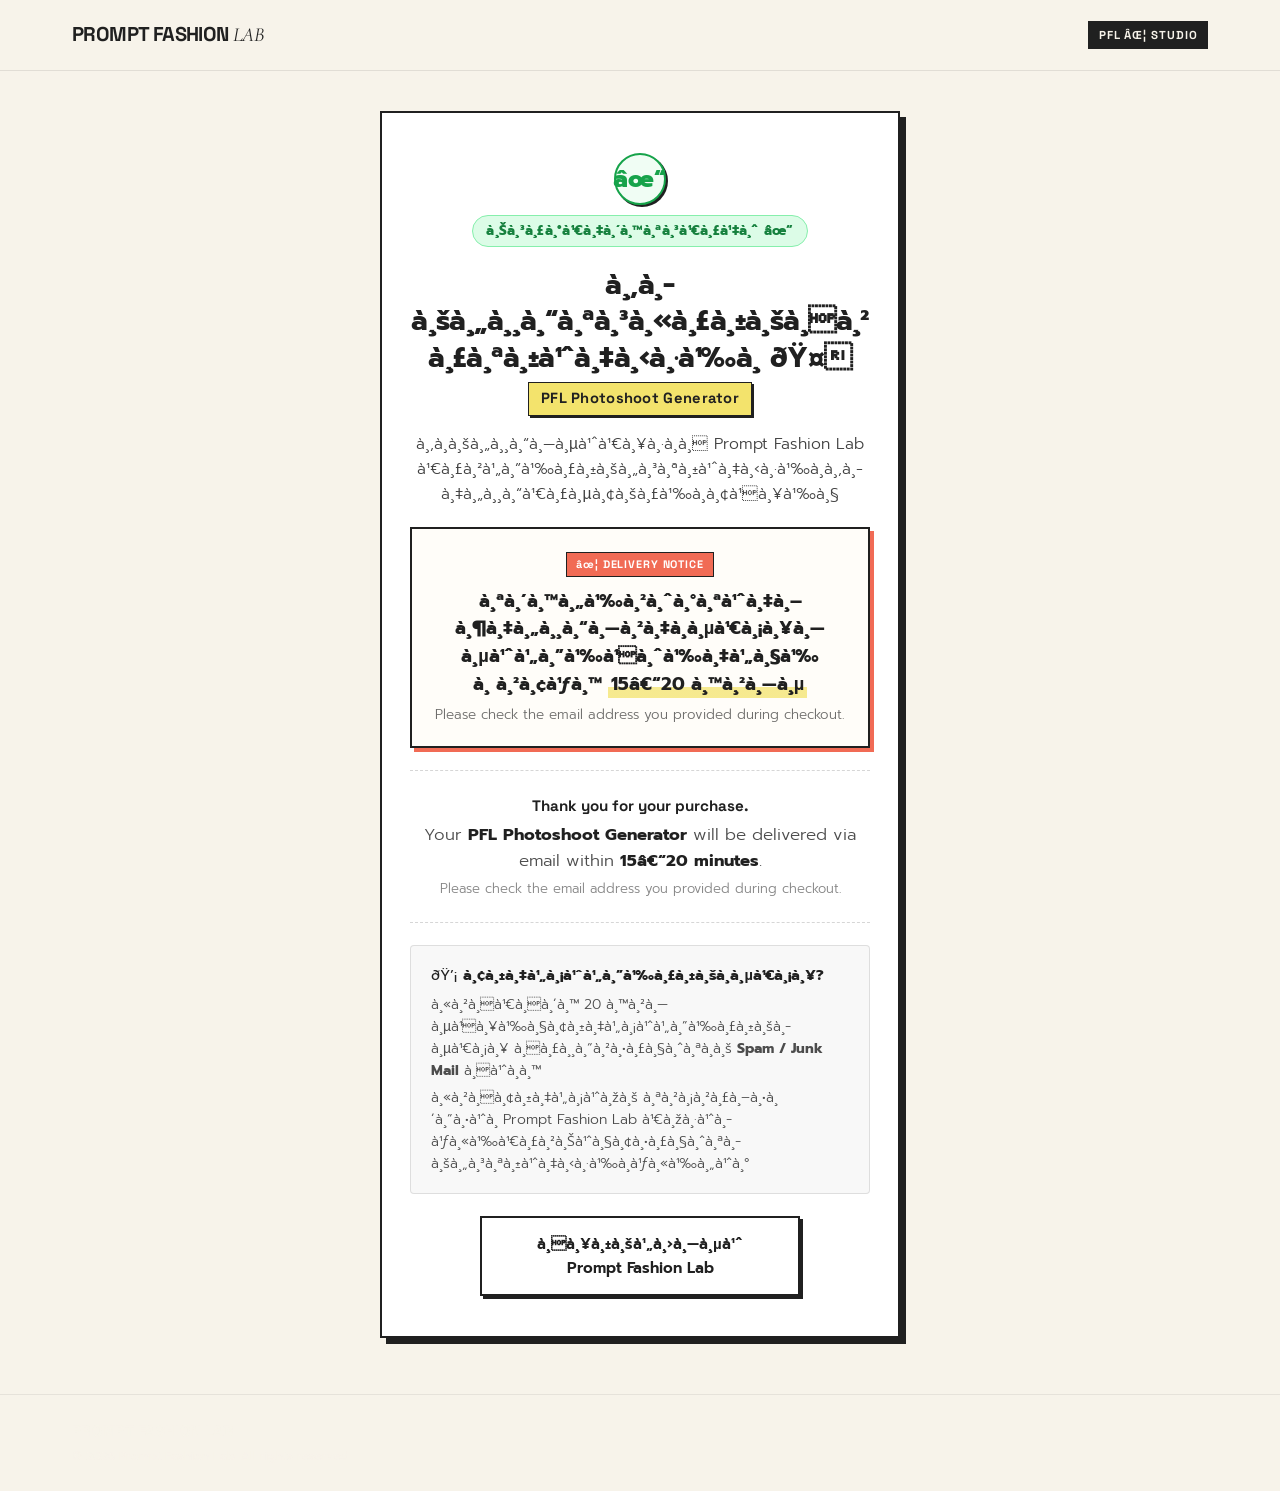
<file: thank-you.html>
<!DOCTYPE html>
<html lang="th">
<head>
  <!-- Google tag (gtag.js) -->
  <script async src="https://www.googletagmanager.com/gtag/js?id=G-DDGN5M6J9N"></script>
  <script>
    window.dataLayer = window.dataLayer || [];
    function gtag(){dataLayer.push(arguments);}
    gtag('js', new Date());

    gtag('config', 'G-DDGN5M6J9N');
  </script>

  <!-- Meta Pixel Code -->
  <script>
  !function(f,b,e,v,n,t,s)
  {if(f.fbq)return;n=f.fbq=function(){n.callMethod?
  n.callMethod.apply(n,arguments):n.queue.push(arguments)};
  if(!f._fbq)f._fbq=n;n.push=n;n.loaded=!0;n.version='2.0';
  n.queue=[];t=b.createElement(e);t.async=!0;
  t.src=v;s=b.getElementsByTagName(e)[0];
  s.parentNode.insertBefore(t,s)}(window, document,'script',
  'https://connect.facebook.net/en_US/fbevents.js');
  fbq('init', '1612021557290772');
  fbq('track', 'PageView');
  </script>
  <noscript><img height="1" width="1" style="display:none"
  src="https://www.facebook.com/tr?id=1612021557290772&ev=PageView&noscript=1"
  /></noscript>
  <!-- End Meta Pixel Code -->
  <meta charset="UTF-8">
  <meta name="viewport" content="width=device-width, initial-scale=1.0">
  <meta name="description" content="ขอบคุณสำหรับการสั่งซื้อ PFL Photoshoot Generator จาก Prompt Fashion Lab">
  <title>ขอบคุณสำหรับการสั่งซื้อ | Prompt Fashion Lab</title>
  
  <!-- Vanilla CSS Style Sheet -->
  <link rel="stylesheet" href="styles.css">

  <style>
    /* Critical Self-Contained Styles for Thank You Page */
    :root {
      --color-ivory: #F7F3EA;
      --color-black: #202020;
      --color-yellow: #F3E36C;
      --color-coral: #F16B55;
      --color-white: #FFFFFF;
      --font-grotesk: 'Space Grotesk', 'Prompt', sans-serif;
      --font-serif: 'Cormorant Garamond', 'Prompt', serif;
      --font-thai: 'Prompt', sans-serif;
    }

    *, *::before, *::after {
      box-sizing: border-box;
      margin: 0;
      padding: 0;
    }

    body.thankyou-body {
      min-height: 100vh;
      display: flex;
      flex-direction: column;
      background-color: var(--color-ivory);
      margin: 0;
      padding: 0;
      font-family: var(--font-thai);
      color: var(--color-black);
      overflow-x: hidden;
      width: 100%;
    }

    .thankyou-header {
      border-bottom: 1px solid rgba(32, 32, 32, 0.1);
      background-color: var(--color-ivory);
      padding: 1.15rem 0;
      width: 100%;
    }

    .thankyou-header .header-container {
      display: flex;
      justify-content: space-between;
      align-items: center;
      gap: 0.5rem;
    }

    .thankyou-header .logo {
      font-family: var(--font-grotesk);
      font-weight: 800;
      font-size: 1.25rem;
      letter-spacing: -0.03em;
      text-decoration: none;
      color: var(--color-black);
    }

    .thankyou-header .logo span {
      font-family: var(--font-serif);
      font-style: italic;
      font-weight: 400;
    }

    .thankyou-header .brand-badge {
      font-family: var(--font-grotesk);
      font-size: 0.72rem;
      font-weight: 700;
      background-color: var(--color-black);
      color: var(--color-ivory);
      padding: 0.3rem 0.65rem;
      text-transform: uppercase;
      letter-spacing: 0.08em;
      white-space: nowrap;
    }

    .thankyou-main {
      flex: 1;
      display: flex;
      align-items: center;
      padding: 2.5rem 0 3.5rem;
      width: 100%;
    }

    .thankyou-card {
      max-width: 520px;
      width: 100%;
      min-width: 0;
      margin: 0 auto;
      background-color: var(--color-white);
      border: 2px solid var(--color-black);
      box-shadow: 6px 6px 0 var(--color-black);
      padding: 2.5rem 1.75rem;
      text-align: center;
      box-sizing: border-box;
      position: relative;
    }

    .thankyou-status-wrap {
      display: flex;
      flex-direction: column;
      align-items: center;
      gap: 0.65rem;
      margin-bottom: 1.25rem;
    }

    .thankyou-icon-circle {
      width: 52px;
      height: 52px;
      border-radius: 50%;
      background-color: #F0FDF4;
      border: 2px solid #16A34A;
      color: #16A34A;
      display: flex;
      align-items: center;
      justify-content: center;
      font-size: 1.5rem;
      font-weight: 800;
      box-shadow: 2px 2px 0 var(--color-black);
    }

    .thankyou-status-pill {
      display: inline-flex;
      align-items: center;
      gap: 0.35rem;
      font-family: var(--font-thai);
      font-size: 0.85rem;
      font-weight: 700;
      color: #15803D;
      background-color: #DCFCE7;
      border: 1px solid #86EFAC;
      padding: 0.25rem 0.85rem;
      border-radius: 9999px;
      letter-spacing: 0.02em;
    }

    .thankyou-title {
      font-family: var(--font-thai);
      font-size: clamp(1.35rem, 4.5vw, 1.75rem);
      font-weight: 700;
      color: var(--color-black);
      margin: 0 0 0.4rem;
      line-height: 1.3;
      word-break: break-word;
    }

    .thankyou-product-badge {
      display: inline-block;
      font-family: var(--font-grotesk);
      font-size: 0.92rem;
      font-weight: 800;
      color: var(--color-black);
      background-color: var(--color-yellow);
      padding: 0.25rem 0.75rem;
      border: 1.5px solid var(--color-black);
      box-shadow: 2px 2px 0 var(--color-black);
      margin-bottom: 1rem;
      letter-spacing: 0.02em;
    }

    .thankyou-reassurance {
      font-size: 0.98rem;
      color: rgba(32, 32, 32, 0.85);
      line-height: 1.6;
      margin: 0 0 1.25rem;
      word-break: break-word;
    }

    .delivery-highlight-box {
      background-color: #FFFDF9;
      border: 2px solid var(--color-black);
      box-shadow: 4px 4px 0 var(--color-coral);
      padding: 1.35rem 1.15rem;
      margin: 1.25rem 0;
      text-align: center;
      box-sizing: border-box;
      min-width: 0;
    }

    .delivery-badge-tag {
      display: inline-block;
      font-family: var(--font-grotesk);
      font-size: 0.68rem;
      font-weight: 800;
      letter-spacing: 0.08em;
      background-color: var(--color-coral);
      color: var(--color-white);
      padding: 0.2rem 0.55rem;
      border: 1.5px solid var(--color-black);
      margin-bottom: 0.65rem;
    }

    .delivery-headline {
      font-family: var(--font-thai);
      font-size: 1.15rem;
      font-weight: 700;
      color: var(--color-black);
      line-height: 1.5;
      margin: 0 0 0.45rem;
      word-break: break-word;
      overflow-wrap: break-word;
    }

    .delivery-headline strong {
      color: var(--color-black);
      background: linear-gradient(180deg, transparent 60%, rgba(243, 227, 108, 0.75) 60%);
      padding: 0 0.2rem;
    }

    .delivery-subline {
      font-size: 0.84rem;
      color: rgba(32, 32, 32, 0.65);
      line-height: 1.4;
      margin: 0;
      word-break: break-word;
    }

    .thankyou-divider {
      border: 0;
      border-top: 1px dashed rgba(32, 32, 32, 0.18);
      margin: 1.4rem 0;
    }

    .thankyou-en-section {
      text-align: center;
      font-size: 0.9rem;
      line-height: 1.55;
      color: rgba(32, 32, 32, 0.75);
      word-break: break-word;
    }

    .thankyou-en-section .en-title {
      font-family: var(--font-grotesk);
      font-weight: 700;
      color: var(--color-black);
      font-size: 0.95rem;
      margin: 0 0 0.3rem;
    }

    .thankyou-en-section .en-desc {
      margin: 0 0 0.3rem;
      color: rgba(32, 32, 32, 0.8);
    }

    .thankyou-en-section .en-desc strong {
      color: var(--color-black);
      font-weight: 700;
    }

    .thankyou-en-section .en-sub {
      font-size: 0.82rem;
      color: rgba(32, 32, 32, 0.55);
      margin: 0;
    }

    .thankyou-help-box {
      background-color: rgba(32, 32, 32, 0.03);
      border: 1px solid rgba(32, 32, 32, 0.12);
      border-radius: 4px;
      padding: 1.15rem 1.25rem;
      text-align: left;
      margin: 1.4rem 0;
      box-sizing: border-box;
      min-width: 0;
    }

    .help-box-header {
      display: flex;
      align-items: center;
      gap: 0.4rem;
      font-size: 0.92rem;
      color: var(--color-black);
      margin-bottom: 0.4rem;
    }

    .help-box-header strong {
      font-weight: 700;
    }

    .thankyou-help-box p {
      font-size: 0.88rem;
      color: rgba(32, 32, 32, 0.8);
      line-height: 1.55;
      margin: 0;
      word-break: break-word;
    }

    .thankyou-help-box p + p {
      margin-top: 0.35rem;
    }

    .thankyou-cta-wrap {
      margin-top: 1.4rem;
    }

    .btn-thankyou-secondary {
      display: inline-flex;
      align-items: center;
      justify-content: center;
      max-width: 320px;
      width: 100%;
      margin: 0 auto;
      font-family: var(--font-thai);
      font-size: 0.95rem;
      font-weight: 600;
      padding: 0.85rem 1.75rem;
      border: 2px solid var(--color-black);
      background-color: transparent;
      color: var(--color-black);
      text-decoration: none;
      box-shadow: 3px 3px 0 var(--color-black);
      transition: all 0.2s ease-out;
      cursor: pointer;
      box-sizing: border-box;
    }

    .btn-thankyou-secondary:hover {
      background-color: var(--color-black);
      color: var(--color-ivory);
      box-shadow: 0 0 0 transparent;
      transform: translateY(2px);
    }

    .thankyou-footer {
      border-top: 1px solid rgba(32, 32, 32, 0.08);
      padding: 1.5rem 0;
      background-color: var(--color-ivory);
      width: 100%;
    }

    /* Mobile Responsive */
    @media (max-width: 768px) {
      .thankyou-header {
        padding: 0.85rem 0;
      }

      .thankyou-header .logo {
        font-size: 1.05rem;
      }

      .thankyou-header .brand-badge {
        font-size: 0.65rem;
        padding: 0.2rem 0.5rem;
      }

      .thankyou-main {
        padding: 1.25rem 0 2rem;
      }

      .thankyou-card {
        padding: 1.5rem 1.15rem;
        box-shadow: 4px 4px 0 var(--color-black);
      }

      .thankyou-status-wrap {
        margin-bottom: 0.85rem;
        gap: 0.5rem;
      }

      .thankyou-icon-circle {
        width: 44px;
        height: 44px;
        font-size: 1.25rem;
      }

      .thankyou-title {
        font-size: 1.3rem;
      }

      .thankyou-product-badge {
        font-size: 0.85rem;
        padding: 0.2rem 0.6rem;
        margin-bottom: 0.75rem;
      }

      .thankyou-reassurance {
        font-size: 0.9rem;
        margin-bottom: 0.85rem;
      }

      .delivery-highlight-box {
        padding: 1.1rem 0.9rem;
        margin: 0.85rem 0;
        box-shadow: 3px 3px 0 var(--color-coral);
      }

      .delivery-headline {
        font-size: 1.02rem;
        line-height: 1.45;
      }

      .delivery-subline {
        font-size: 0.78rem;
      }

      .thankyou-divider {
        margin: 1.15rem 0;
      }

      .thankyou-en-section {
        font-size: 0.84rem;
      }

      .thankyou-help-box {
        padding: 0.95rem 1rem;
        margin: 1.15rem 0;
      }

      .thankyou-help-box p {
        font-size: 0.82rem;
      }

      .btn-thankyou-secondary {
        max-width: 100%;
        padding: 0.8rem 1.25rem;
        font-size: 0.92rem;
      }
    }
  </style>
</head>
<body class="thankyou-body">

  <header class="thankyou-header">
    <div class="container header-container">
      <a href="http://promptfashionlab.com/" class="logo">
        PROMPT FASHION <span>LAB</span>
      </a>
      <div class="brand-badge">PFL ✦ STUDIO</div>
    </div>
  </header>

  <main class="thankyou-main">
    <div class="container">
      <div class="thankyou-card">
        
        <!-- Success Icon & Status -->
        <div class="thankyou-status-wrap">
          <div class="thankyou-icon-circle" aria-label="Success checkmark">✓</div>
          <div class="thankyou-status-pill">ชำระเงินสำเร็จ ✓</div>
        </div>

        <!-- Main Headline -->
        <h1 class="thankyou-title">ขอบคุณสำหรับการสั่งซื้อ 🤍</h1>

        <!-- Product Name -->
        <div class="thankyou-product-badge">PFL Photoshoot Generator</div>

        <!-- Warm Reassurance -->
        <p class="thankyou-reassurance">
          ขอบคุณที่เลือก Prompt Fashion Lab<br>
          เราได้รับคำสั่งซื้อของคุณเรียบร้อยแล้ว
        </p>

        <!-- Prominent Delivery Box (Mobile-first priority) -->
        <div class="delivery-highlight-box">
          <div class="delivery-badge-tag">✦ DELIVERY NOTICE</div>
          <p class="delivery-headline">
            สินค้าจะส่งถึงคุณทางอีเมลที่ได้แจ้งไว้<br>ภายใน <strong>15–20 นาที</strong>
          </p>
          <p class="delivery-subline">
            Please check the email address you provided during checkout.
          </p>
        </div>

        <hr class="thankyou-divider">

        <!-- English Section -->
        <div class="thankyou-en-section">
          <p class="en-title">Thank you for your purchase.</p>
          <p class="en-desc">
            Your <strong>PFL Photoshoot Generator</strong> will be delivered via email within <strong>15–20 minutes</strong>.
          </p>
          <p class="en-sub">
            Please check the email address you provided during checkout.
          </p>
        </div>

        <hr class="thankyou-divider">

        <!-- Small Help Box -->
        <div class="thankyou-help-box">
          <div class="help-box-header">
            <span class="help-icon">💡</span>
            <strong>ยังไม่ได้รับอีเมล?</strong>
          </div>
          <p>หากเกิน 20 นาทีแล้วยังไม่ได้รับอีเมล กรุณาตรวจสอบ <strong>Spam / Junk Mail</strong> ก่อน</p>
          <p>หากยังไม่พบ สามารถติดต่อ Prompt Fashion Lab เพื่อให้เราช่วยตรวจสอบคำสั่งซื้อให้ค่ะ</p>
        </div>

        <!-- Simple Secondary CTA -->
        <div class="thankyou-cta-wrap">
          <a href="http://promptfashionlab.com/" class="btn-thankyou-secondary">กลับไปที่ Prompt Fashion Lab</a>
        </div>

      </div>
    </div>
  </main>

  <footer class="thankyou-footer">
    <div class="container footer-container">
      <div class="footer-copy">
        <span class="footer-brand">PROMPT FASHION LAB</span>
        <span>&copy; 2026 Prompt Fashion Lab. All rights reserved.</span>
      </div>
    </div>
  </footer>

</body>
</html>
</file>
<file: styles.css>
/* ==========================================================================
   PROMPT FASHION LAB (PFL) - DESIGN SYSTEM & LAYOUTS
   Style Guide: Fashion Editorial × Creative Studio × Playful
   ========================================================================== */

/* Google Fonts Import */
@import url('https://fonts.googleapis.com/css2?family=Caveat:wght@600;700&family=Cormorant+Garamond:ital,wght@1,400;1,600;1,700&family=Prompt:ital,wght@0,300;0,400;0,500;0,600;0,700;1,300;1,400;1,500;1,600;1,700&family=Space+Grotesk:wght@500;700;800&display=swap');

:root {
  /* Color Palette */
  --color-ivory: #F7F3EA;       /* Neutral Base (65-70%) */
  --color-black: #202020;       /* Neutral Dark */
  --color-black-rgb: 32, 32, 32;
  --color-yellow: #F3E36C;      /* Accent (15-20%) */
  --color-coral: #F16B55;       /* Accent Coral (10-15%) */
  --color-blue: #AFCDE5;        /* Accent Blue */
  --color-white: #FFFFFF;
  
  /* Fonts */
  --font-grotesk: 'Space Grotesk', 'Prompt', sans-serif;
  --font-serif: 'Cormorant Garamond', 'Prompt', serif;
  --font-thai: 'Prompt', sans-serif;
  --font-hand: 'Caveat', cursive;

  /* Transitions */
  --transition-smooth: all 0.4s cubic-bezier(0.16, 1, 0.3, 1);
  --transition-fast: all 0.2s ease-out;
}

/* Reset & Base Styles */
*, *::before, *::after {
  box-sizing: border-box;
  margin: 0;
  padding: 0;
}

html {
  scroll-behavior: smooth;
  -webkit-text-size-adjust: 100%;
}

body {
  background-color: var(--color-ivory);
  color: var(--color-black);
  font-family: var(--font-thai);
  font-weight: 400;
  line-height: 1.6;
  overflow-x: hidden;
}

/* Typography Utilities */
h1, h2, h3, h4, h5, h6 {
  font-family: var(--font-grotesk);
  font-weight: 700;
  line-height: 1.2;
}

h1 {
  font-size: clamp(2rem, 5vw, 3rem);
  font-weight: 800;
  letter-spacing: -0.02em;
}

h2 {
  font-size: clamp(1.8rem, 4.5vw, 2.5rem);
  font-weight: 800;
  letter-spacing: -0.01em;
}

p {
  font-size: 1.05rem;
  font-weight: 300;
  color: rgba(32, 32, 32, 0.85);
}

.text-balance-thai {
  word-break: normal;
  overflow-wrap: break-word;
  text-wrap: balance;
}

.italic-serif {
  font-family: var(--font-serif);
  font-style: italic;
  font-weight: 600;
  letter-spacing: -0.01em;
}

.handwritten {
  font-family: var(--font-hand);
  font-size: 1.6rem;
  color: var(--color-coral);
  transform: rotate(-3deg);
  display: inline-block;
}

/* Selection */
::selection {
  background-color: var(--color-yellow);
  color: var(--color-black);
}

/* Layout Utilities */
.container {
  max-width: 1200px;
  margin: 0 auto;
  padding: 0 2rem;
  position: relative;
}

@media (max-width: 768px) {
  .container {
    padding: 0 1.25rem;
  }
}

.section-padding {
  padding: 6rem 0;
}

@media (max-width: 768px) {
  .section-padding {
    padding: 4rem 0;
  }
}

/* Dark Background Sections */
.section-dark {
  background-color: var(--color-black);
  color: var(--color-ivory);
  position: relative;
}

.section-dark h2, .section-dark h3, .section-dark h4 {
  color: var(--color-ivory);
}

.section-dark p {
  color: rgba(247, 243, 234, 0.85);
}

/* Yellow Background Sections */
.section-yellow {
  background-color: var(--color-yellow);
  color: var(--color-black);
  position: relative;
}

/* Header & Nav */
header {
  border-bottom: 1px solid rgba(32, 32, 32, 0.1);
  background-color: var(--color-ivory);
  padding: 1.25rem 0;
  z-index: 10;
  position: relative;
}

.header-container {
  display: flex;
  justify-content: space-between;
  align-items: center;
}

.logo {
  font-family: var(--font-grotesk);
  font-weight: 800;
  font-size: 1.3rem;
  letter-spacing: -0.03em;
  text-decoration: none;
  color: var(--color-black);
}

.logo span {
  font-family: var(--font-serif);
  font-style: italic;
  font-weight: 400;
}

.brand-badge {
  font-family: var(--font-grotesk);
  font-size: 0.75rem;
  font-weight: 700;
  background-color: var(--color-black);
  color: var(--color-ivory);
  padding: 0.35rem 0.75rem;
  text-transform: uppercase;
  letter-spacing: 0.1em;
}

@media (max-width: 768px) {
  .logo {
    font-size: 1.05rem;
  }
  .brand-badge {
    font-size: 0.65rem;
    padding: 0.25rem 0.5rem;
  }
}

.tagline-badge {
  background-color: rgba(241, 107, 85, 0.1);
  color: var(--color-coral);
  font-size: 0.75rem;
  font-weight: 600;
  text-transform: uppercase;
  padding: 0.3rem 0.8rem;
  border-radius: 50px;
  letter-spacing: 0.05em;
  display: inline-block;
}

/* Buttons */
.btn {
  display: inline-flex;
  align-items: center;
  justify-content: center;
  padding: 1.1rem 2.2rem;
  font-family: var(--font-grotesk);
  font-weight: 700;
  font-size: 1.05rem;
  text-decoration: none;
  border-radius: 0;
  border: 2px solid var(--color-black);
  cursor: pointer;
  position: relative;
  transition: var(--transition-smooth);
  background-color: transparent;
  color: var(--color-black);
  text-align: center;
  width: 100%;
}

.btn-black {
  background-color: var(--color-black);
  color: var(--color-ivory);
}

.btn-black:hover {
  background-color: var(--color-yellow);
  color: var(--color-black);
  transform: translateY(-3px) rotate(-0.5deg);
  box-shadow: 0 6px 0 var(--color-black);
}

.btn-yellow {
  background-color: var(--color-yellow);
  color: var(--color-black);
}

.btn-yellow:hover {
  background-color: var(--color-black);
  color: var(--color-ivory);
  transform: translateY(-3px) rotate(0.5deg);
  box-shadow: 0 6px 0 var(--color-coral);
}

.btn-outline {
  background-color: transparent;
  color: var(--color-black);
}

.btn-outline:hover {
  background-color: var(--color-black);
  color: var(--color-ivory);
  transform: translateY(-2px);
}

/* Scroll Animations */
.reveal {
  opacity: 0;
  transform: translateY(20px);
  transition: opacity 0.8s cubic-bezier(0.16, 1, 0.3, 1), transform 0.8s cubic-bezier(0.16, 1, 0.3, 1);
}

.reveal.active {
  opacity: 1;
  transform: translateY(0);
}

/* ==========================================================================
   SECTION 1 — HERO
   ========================================================================== */
.hero-grid {
  display: grid;
  grid-template-columns: 1fr;
  gap: 3rem;
  align-items: start;
}

@media (min-width: 992px) {
  .hero-grid {
    grid-template-columns: 4.5fr 7.5fr;
    gap: 4rem;
    align-items: center;
  }
}

.hero-content {
  display: flex;
  flex-direction: column;
  gap: 1.5rem;
}

.hero-tagline {
  font-family: var(--font-grotesk);
  font-size: 0.8rem;
  font-weight: 700;
  letter-spacing: 0.1em;
  color: var(--color-coral);
  display: flex;
  align-items: center;
  gap: 0.5rem;
}

.hero-title {
  font-size: clamp(2rem, 5vw, 2.75rem);
  line-height: 1.2;
}

.hero-desc {
  font-size: 1.05rem;
  opacity: 0.85;
}

.hero-bullet-list {
  list-style: none;
  display: flex;
  flex-direction: column;
  gap: 0.65rem;
}

.hero-bullet-list li {
  font-size: 1.05rem;
  color: rgba(32, 32, 32, 0.9);
  display: flex;
  align-items: flex-start;
  gap: 0.6rem;
  line-height: 1.5;
}

.hero-bullet-list li::before {
  content: "✦";
  color: var(--color-coral);
  font-size: 0.8rem;
  margin-top: 0.2rem;
  flex-shrink: 0;
}

.hero-benefits-grid {
  display: grid;
  grid-template-columns: 1fr;
  gap: 1.25rem;
  margin: 1rem 0;
}

@media (min-width: 576px) {
  .hero-benefits-grid {
    grid-template-columns: repeat(3, 1fr);
  }
}

.hero-benefit-item {
  border-left: 2px solid var(--color-coral);
  padding-left: 0.75rem;
}

.hero-benefit-item h4 {
  font-size: 0.85rem;
  font-weight: 800;
  letter-spacing: 0.05em;
  color: var(--color-black);
  margin-bottom: 0.25rem;
}

.hero-benefit-item p {
  font-size: 0.85rem;
  opacity: 0.7;
  line-height: 1.4;
}

.hero-cta-wrap {
  display: flex;
  flex-direction: column;
  gap: 0.5rem;
  max-width: 400px;
}

.hero-price-anchor {
  font-size: 0.85rem;
  opacity: 0.6;
  text-align: center;
}

.hero-price-anchor span {
  text-decoration: line-through;
  margin-right: 0.5rem;
}

.hero-price-anchor strong {
  color: var(--color-coral);
  font-weight: 700;
}

/* Hero Visual Composition */
.hero-visual {
  display: flex;
  flex-direction: column;
  gap: 1.5rem;
  background-color: var(--color-white);
  border: 2px solid var(--color-black);
  padding: 1.25rem;
  box-shadow: 6px 6px 0 var(--color-black);
}

@media (min-width: 768px) {
  .hero-visual {
    padding: 1.75rem;
    gap: 1.75rem;
  }
}

/* Horizontal Brief Bar */
.brief-horizontal {
  background-color: var(--color-ivory);
  border: 1px dashed rgba(32, 32, 32, 0.3);
  padding: 1rem 1.25rem;
  display: flex;
  flex-direction: column;
  gap: 0.75rem;
}

.brief-horizontal-top {
  display: flex;
  justify-content: space-between;
  align-items: center;
  border-bottom: 1px solid rgba(32, 32, 32, 0.1);
  padding-bottom: 0.4rem;
  flex-wrap: wrap;
  gap: 0.5rem;
}

.brief-horizontal-top .brief-tag {
  font-family: var(--font-grotesk);
  font-weight: 800;
  font-size: 0.75rem;
  letter-spacing: 0.05em;
  color: var(--color-black);
}

.brief-horizontal-top .brief-subtag {
  font-family: var(--font-hand);
  color: var(--color-coral);
  font-size: 1.15rem;
}

.brief-horizontal-grid {
  display: grid;
  grid-template-columns: repeat(2, 1fr);
  gap: 0.6rem 1rem;
}

@media (min-width: 576px) {
  .brief-horizontal-grid {
    grid-template-columns: repeat(3, 1fr);
  }
}

@media (min-width: 992px) {
  .brief-horizontal-grid {
    grid-template-columns: repeat(5, 1fr);
  }
}

.brief-h-item {
  display: flex;
  flex-direction: column;
  gap: 0.15rem;
}

.brief-h-item label {
  font-size: 0.62rem;
  opacity: 0.55;
  text-transform: uppercase;
  letter-spacing: 0.05em;
  font-family: var(--font-grotesk);
  font-weight: 700;
}

.brief-h-item span {
  font-size: 0.85rem;
  font-weight: 700;
  color: var(--color-black);
  white-space: normal;
  word-break: break-word;
}

.brief-horizontal-footer {
  display: flex;
  justify-content: space-between;
  align-items: center;
  border-top: 1px dashed rgba(32, 32, 32, 0.15);
  padding-top: 0.45rem;
  flex-wrap: wrap;
  gap: 0.5rem;
}

.brief-horizontal-footer .brief-arrow-badge {
  font-family: var(--font-grotesk);
  font-size: 0.7rem;
  font-weight: 800;
  letter-spacing: 0.05em;
  color: var(--color-coral);
}

/* Contact Sheet Area */
.visual-sheet-area {
  display: flex;
  flex-direction: column;
  gap: 1rem;
}

.visual-sheet-header {
  display: flex;
  justify-content: space-between;
  align-items: flex-end;
  border-bottom: 1px solid rgba(32, 32, 32, 0.1);
  padding-bottom: 0.5rem;
}

.visual-sheet-header h3 {
  font-size: 1.1rem;
  letter-spacing: -0.01em;
}

.visual-sheet-header span {
  font-size: 0.75rem;
  opacity: 0.6;
}

.visual-sheet-grid {
  display: grid;
  grid-template-columns: repeat(2, 1fr);
  gap: 0.75rem;
}

@media (min-width: 576px) {
  .visual-sheet-grid {
    grid-template-columns: repeat(3, 1fr);
    gap: 1rem;
  }
}

@media (min-width: 992px) {
  .visual-sheet-grid {
    grid-template-columns: repeat(3, 1fr);
    gap: 1.25rem;
  }
}

.visual-sheet-item {
  border: 1px solid rgba(32, 32, 32, 0.1);
  background-color: var(--color-white);
  padding: 0.35rem;
  display: flex;
  flex-direction: column;
  transition: transform 0.25s ease, box-shadow 0.25s ease;
}

.visual-sheet-item:hover {
  transform: translateY(-3px);
  box-shadow: 0 6px 16px rgba(0, 0, 0, 0.08);
}

.visual-sheet-img-wrap {
  aspect-ratio: 4/5;
  overflow: hidden;
  background-color: #eee;
}

.visual-sheet-img-wrap img {
  width: 100%;
  height: 100%;
  object-fit: cover;
  transition: transform 0.4s ease;
}

.visual-sheet-item:hover .visual-sheet-img-wrap img {
  transform: scale(1.03);
}

.visual-sheet-caption {
  display: flex;
  justify-content: space-between;
  font-size: 0.55rem;
  color: rgba(32, 32, 32, 0.6);
  margin-top: 0.35rem;
  font-family: var(--font-grotesk);
}

.visual-sheet-caption span:last-child {
  color: var(--color-coral);
  font-weight: 700;
}

/* ==========================================================================
   SECTION 2 — THE REAL PROBLEM
   ========================================================================== */
.problem-header {
  max-width: 750px;
  margin-bottom: 4rem;
}

.problem-header h2 span {
  color: var(--color-coral);
}

.problem-grid-new {
  display: grid;
  grid-template-columns: 1fr;
  gap: 2rem;
  margin-bottom: 3.5rem;
}

@media (min-width: 768px) {
  .problem-grid-new {
    grid-template-columns: repeat(3, 1fr);
  }
}

.problem-step-card {
  background-color: var(--color-white);
  border: 2px solid var(--color-black);
  padding: 2rem 1.5rem;
  display: flex;
  flex-direction: column;
  position: relative;
  transition: var(--transition-smooth);
}

.problem-step-card:hover {
  transform: translateY(-4px);
  box-shadow: 4px 4px 0 var(--color-black);
}

.problem-step-card .card-num {
  font-family: var(--font-grotesk);
  font-size: 0.85rem;
  font-weight: 800;
  color: rgba(32, 32, 32, 0.4);
  margin-bottom: 1.25rem;
}

.problem-step-card h3 {
  font-size: 1.25rem;
  margin-bottom: 0.75rem;
}

.problem-step-card p {
  font-size: 0.95rem;
  opacity: 0.75;
}

.problem-step-card .coral-annotation {
  position: absolute;
  bottom: -15px;
  right: 15px;
  background-color: var(--color-coral);
  color: var(--color-white);
  font-size: 0.65rem;
  font-family: var(--font-grotesk);
  font-weight: 700;
  padding: 0.2rem 0.5rem;
  letter-spacing: 0.05em;
  z-index: 2;
}

.problem-loop-note {
  max-width: 600px;
  margin: 0 auto 3rem;
  text-align: center;
  background-color: rgba(241, 107, 85, 0.05);
  border: 1px dashed var(--color-coral);
  padding: 1.5rem;
}

.problem-loop-note h3 {
  font-size: 1.2rem;
  margin-bottom: 0.5rem;
}

.problem-loop-note p {
  font-size: 0.95rem;
  opacity: 0.8;
}

.problem-close-banner {
  text-align: center;
  padding-top: 2rem;
  border-top: 1px solid rgba(32, 32, 32, 0.1);
}

/* ==========================================================================
   SECTION 3 — THE NEW WORKFLOW
   ========================================================================== */
.workflow-grid {
  display: grid;
  grid-template-columns: 1fr;
  gap: 3rem;
  align-items: center;
  margin-top: 4rem;
}

@media (min-width: 992px) {
  .workflow-grid {
    grid-template-columns: 1fr 1fr;
    gap: 5rem;
  }
}

.workflow-side-box {
  background-color: rgba(247, 243, 234, 0.03);
  border: 1px solid rgba(247, 243, 234, 0.1);
  padding: 2rem;
  display: flex;
  flex-direction: column;
  gap: 1.5rem;
}

.workflow-side-box.highlight {
  border-color: var(--color-yellow);
  background-color: rgba(243, 227, 108, 0.02);
}

.workflow-side-box h3 {
  font-size: 1.35rem;
  border-bottom: 1px solid rgba(247, 243, 234, 0.1);
  padding-bottom: 0.75rem;
  display: flex;
  align-items: center;
  justify-content: space-between;
}

.workflow-side-box h3 span {
  font-size: 0.75rem;
  padding: 0.25rem 0.6rem;
  background-color: rgba(247, 243, 234, 0.1);
  font-family: var(--font-grotesk);
}

.workflow-side-box.highlight h3 span {
  background-color: var(--color-yellow);
  color: var(--color-black);
}

.flow-step-item {
  display: flex;
  gap: 1rem;
  align-items: start;
}

.flow-step-item .flow-num {
  font-family: var(--font-grotesk);
  font-weight: 800;
  color: var(--color-coral);
  font-size: 1.1rem;
  flex-shrink: 0;
}

.workflow-side-box.highlight .flow-step-item .flow-num {
  color: var(--color-yellow);
}

.flow-step-content h4 {
  font-size: 1rem;
  margin-bottom: 0.25rem;
  font-weight: 700;
}

.flow-step-content p {
  font-size: 0.9rem;
  opacity: 0.75;
  line-height: 1.5;
}

.flow-step-content ul {
  list-style: none;
  font-size: 0.85rem;
  opacity: 0.8;
  display: grid;
  grid-template-columns: repeat(2, 1fr);
  gap: 0.35rem;
  margin-top: 0.5rem;
  background-color: rgba(247, 243, 234, 0.05);
  padding: 0.75rem;
}

.flow-step-content ul li {
  display: flex;
  align-items: center;
  gap: 0.35rem;
}

.flow-step-content ul li::before {
  content: "✦";
  color: var(--color-yellow);
  font-size: 0.65rem;
}

/* ==========================================================================
   SECTION 4 — HOW IT WORKS
   ========================================================================== */
.mechanism-grid {
  display: grid;
  grid-template-columns: 1fr;
  gap: 2.5rem;
  margin-top: 4rem;
}

@media (min-width: 768px) {
  .mechanism-grid {
    grid-template-columns: repeat(3, 1fr);
  }
}

.mechanism-card {
  background-color: var(--color-white);
  border: 2px solid var(--color-black);
  padding: 2.5rem 2rem;
  display: flex;
  flex-direction: column;
  gap: 1.5rem;
  transition: var(--transition-smooth);
}

.mechanism-card:hover {
  transform: translateY(-5px);
  box-shadow: 6px 6px 0 var(--color-black);
}

.mechanism-num {
  font-family: var(--font-grotesk);
  font-size: 1.5rem;
  font-weight: 800;
  color: var(--color-coral);
  border-bottom: 2px solid var(--color-black);
  padding-bottom: 0.5rem;
}

.mechanism-card h3 {
  font-size: 1.35rem;
}

.mechanism-card ul {
  list-style: none;
  display: flex;
  flex-direction: column;
  gap: 0.5rem;
}

.mechanism-card ul li {
  font-size: 0.95rem;
  opacity: 0.8;
  display: flex;
  align-items: start;
  gap: 0.5rem;
}

.mechanism-card ul li::before {
  content: "✦";
  color: var(--color-coral);
  font-size: 0.75rem;
  margin-top: 0.2rem;
}

.mechanism-summary {
  text-align: center;
  margin-top: 4rem;
  padding-top: 2rem;
  border-top: 1px dashed rgba(32,32,32,0.2);
}

/* ==========================================================================
   INTERACTIVE SIMULATOR
   ========================================================================== */
.simulator-bullet-list {
  list-style: none;
  display: flex;
  flex-wrap: wrap;
  justify-content: center;
  gap: 0.6rem 2rem;
  margin: 1.25rem auto 0;
  max-width: 820px;
  padding: 0;
}

.simulator-bullet-list li {
  font-size: 0.95rem;
  color: rgba(247, 243, 234, 0.85);
  display: flex;
  align-items: center;
  gap: 0.5rem;
  line-height: 1.4;
}

.simulator-bullet-list li::before {
  content: "✦";
  color: var(--color-yellow);
  font-size: 0.75rem;
  flex-shrink: 0;
}

@media (max-width: 640px) {
  .simulator-bullet-list {
    flex-direction: column;
    align-items: flex-start;
    display: inline-flex;
    text-align: left;
    gap: 0.5rem;
  }
}

.simulator-container {
  display: grid;
  grid-template-columns: 1fr;
  gap: 2.5rem;
  border: 2px solid rgba(247, 243, 234, 0.15);
  background-color: #1a1a1a;
  padding: 1.5rem;
  margin-top: 4rem;
}

@media (min-width: 992px) {
  .simulator-container {
    grid-template-columns: 4.8fr 7.2fr;
    padding: 2.5rem;
  }
}

.sim-sidebar {
  display: flex;
  flex-direction: column;
  gap: 1.5rem;
}

.sim-title-area {
  border-bottom: 1px solid rgba(247, 243, 234, 0.1);
  padding-bottom: 1rem;
}

.sim-title-area h3 {
  font-size: 1.25rem;
  letter-spacing: 0.05em;
}

.sim-step-label {
  font-size: 0.75rem;
  color: var(--color-yellow);
  font-weight: 700;
  letter-spacing: 0.1em;
  margin-bottom: 0.25rem;
  display: block;
}

.brief-options {
  display: flex;
  flex-direction: column;
  gap: 1rem;
}

.brief-option-group label {
  font-size: 0.75rem;
  opacity: 0.6;
  text-transform: uppercase;
  letter-spacing: 0.05em;
  margin-bottom: 0.5rem;
  display: block;
}

.pill-group {
  display: flex;
  flex-wrap: wrap;
  gap: 0.5rem;
}

.pill {
  background-color: transparent;
  color: rgba(247, 243, 234, 0.7);
  border: 1px solid rgba(247, 243, 234, 0.2);
  padding: 0.4rem 1rem;
  font-size: 0.75rem;
  font-family: var(--font-thai);
  cursor: pointer;
  transition: var(--transition-fast);
}

.pill:hover {
  border-color: rgba(247, 243, 234, 0.5);
}

.pill.active {
  background-color: var(--color-yellow);
  color: var(--color-black);
  border-color: var(--color-yellow);
  font-weight: 600;
}

.prompt-box {
  background-color: #121212;
  border: 1px solid rgba(247, 243, 234, 0.08);
  padding: 1.25rem;
  margin-top: 1rem;
}

.prompt-box-header {
  display: flex;
  justify-content: space-between;
  margin-bottom: 0.5rem;
  font-size: 0.65rem;
  font-weight: 700;
}

.prompt-box-header .label {
  color: var(--color-yellow);
}

.prompt-text {
  font-family: monospace;
  font-size: 0.75rem;
  color: rgba(247, 243, 234, 0.85);
  line-height: 1.5;
  max-height: 100px;
  overflow-y: auto;
  padding-right: 0.25rem;
}

/* Contact Sheet Gallery */
.contact-sheet-area {
  position: relative;
}

.contact-sheet-header {
  display: flex;
  justify-content: space-between;
  align-items: flex-end;
  border-bottom: 1px solid rgba(247, 243, 234, 0.1);
  padding-bottom: 1rem;
  margin-bottom: 1.5rem;
}

.contact-sheet-grid {
  display: grid;
  grid-template-columns: repeat(2, 1fr);
  gap: 1rem;
}

@media (min-width: 576px) {
  .contact-sheet-grid {
    grid-template-columns: repeat(3, 1fr);
  }
}

.sheet-item {
  border: 1px solid rgba(247, 243, 234, 0.1);
  background-color: rgba(247, 243, 234, 0.03);
  padding: 0.5rem;
  display: flex;
  flex-direction: column;
}

.sheet-img-wrap {
  aspect-ratio: 4/5;
  overflow: hidden;
  background-color: var(--color-black);
}

.sheet-img-wrap img {
  width: 100%;
  height: 100%;
  object-fit: cover;
  object-position: center;
  transition: transform 0.5s ease;
}

.sheet-item:hover .sheet-img-wrap img {
  transform: scale(1.03);
}

.sheet-caption {
  display: flex;
  justify-content: space-between;
  font-size: 0.6rem;
  color: rgba(247, 243, 234, 0.5);
  margin-top: 0.5rem;
}

.sheet-caption span:last-child {
  color: var(--color-yellow);
  font-weight: 600;
}

.sim-loader {
  position: absolute;
  inset: 0;
  background-color: rgba(32, 32, 32, 0.9);
  display: flex;
  flex-direction: column;
  align-items: center;
  justify-content: center;
  gap: 0.75rem;
  z-index: 10;
  opacity: 0;
  pointer-events: none;
  transition: opacity 0.2s ease;
}

.sim-loader.active {
  opacity: 1;
  pointer-events: auto;
}

.spinner {
  width: 32px;
  height: 32px;
  border: 2px solid var(--color-yellow);
  border-top-color: transparent;
  border-radius: 50%;
  animation: spin 1s linear infinite;
}

@keyframes spin {
  from { transform: rotate(0deg); }
  to { transform: rotate(360deg); }
}

/* ==========================================================================
   SECTION 6 — WHY A SET IS MORE USEFUL
   ========================================================================== */
.benefit-use-grid {
  display: grid;
  grid-template-columns: 1fr;
  gap: 2rem;
  margin-top: 4rem;
}

@media (min-width: 768px) {
  .benefit-use-grid {
    grid-template-columns: repeat(2, 1fr);
  }
}

.use-case-card {
  background-color: var(--color-white);
  border: 2px solid var(--color-black);
  padding: 2.5rem;
  display: flex;
  flex-direction: column;
  justify-content: space-between;
  gap: 1.5rem;
}

.use-case-card h3 {
  font-size: 1.25rem;
  border-bottom: 2px solid var(--color-black);
  padding-bottom: 0.5rem;
  display: flex;
  align-items: center;
  justify-content: space-between;
}

.use-case-card h3 span {
  font-family: var(--font-serif);
  font-style: italic;
  font-size: 0.9rem;
  opacity: 0.5;
}

.use-case-flow {
  display: flex;
  flex-wrap: wrap;
  align-items: center;
  gap: 0.5rem;
  font-size: 0.85rem;
  font-weight: 700;
  background-color: var(--color-ivory);
  padding: 0.75rem;
}

.use-case-flow span:not(.arrow) {
  background-color: var(--color-white);
  padding: 0.25rem 0.5rem;
  border: 1px solid var(--color-black);
}

.use-case-flow .arrow {
  color: var(--color-coral);
}

/* ==========================================================================
   SECTION 7 — REALISM MATTERS
   ========================================================================== */
.realism-header {
  margin-bottom: 4rem;
}

.realism-grid {
  display: grid;
  grid-template-columns: 1fr;
  gap: 2rem;
}

@media (min-width: 768px) {
  .realism-grid {
    grid-template-columns: repeat(4, 1fr);
  }
}

.realism-card {
  border: 2px solid var(--color-black);
  background-color: var(--color-white);
  padding: 0.75rem;
  display: flex;
  flex-direction: column;
}

.realism-img-wrap {
  aspect-ratio: 1/1;
  overflow: hidden;
  border: 1px solid rgba(32, 32, 32, 0.08);
}

.realism-img-wrap img {
  width: 100%;
  height: 100%;
  object-fit: cover;
}

.realism-annotation {
  margin-top: 0.75rem;
  font-size: 0.75rem;
  font-family: var(--font-grotesk);
  font-weight: 700;
  text-align: center;
  background-color: var(--color-ivory);
  padding: 0.35rem;
  border: 1px solid var(--color-black);
}

.realism-annotation::before {
  content: "✦ ";
  color: var(--color-coral);
}

/* ==========================================================================
   SECTION 8 — TIME SAVED
   ========================================================================== */
.benefit-row {
  display: grid;
  grid-template-columns: 1fr;
  gap: 2.5rem;
  margin-top: 4rem;
  margin-bottom: 4rem;
}

@media (min-width: 768px) {
  .benefit-row {
    grid-template-columns: repeat(3, 1fr);
  }
}

.benefit-block {
  border-left: 3px solid var(--color-black);
  padding-left: 1.5rem;
}

.benefit-block h3 {
  font-size: 1.3rem;
  margin-bottom: 0.75rem;
}

.benefit-block p {
  font-size: 1rem;
  opacity: 0.85;
}

/* ==========================================================================
   SECTION 9 — MADE FOR FASHION BRANDS
   ========================================================================== */
.categories-grid {
  display: grid;
  grid-template-columns: repeat(2, 1fr);
  gap: 1.25rem;
  margin-top: 4rem;
}

@media (min-width: 768px) {
  .categories-grid {
    grid-template-columns: repeat(4, 1fr);
  }
}

.category-card {
  position: relative;
  aspect-ratio: 4/5;
  border: 2px solid var(--color-black);
  overflow: hidden;
  background-color: var(--color-black);
}

.category-card img {
  width: 100%;
  height: 100%;
  object-fit: cover;
  opacity: 0.85;
  transition: var(--transition-smooth);
}

.category-card:hover img {
  transform: scale(1.05);
  opacity: 0.95;
}

.category-overlay {
  position: absolute;
  inset: 0;
  background: linear-gradient(to top, rgba(32,32,32,0.8) 0%, rgba(32,32,32,0) 60%);
  display: flex;
  align-items: flex-end;
  padding: 1.25rem;
}

.category-overlay span {
  color: var(--color-ivory);
  font-family: var(--font-grotesk);
  font-weight: 800;
  font-size: 1rem;
  letter-spacing: 0.05em;
}

/* ==========================================================================
   SECTION 10 — SIMPLE & AFFORDABLE
   ========================================================================== */
.afford-grid {
  display: grid;
  grid-template-columns: 1fr;
  gap: 2.5rem;
  margin-top: 4rem;
}

@media (min-width: 768px) {
  .afford-grid {
    grid-template-columns: repeat(3, 1fr);
  }
}

.afford-card {
  border: 1px solid rgba(247, 243, 234, 0.15);
  padding: 2.5rem 2rem;
  background-color: rgba(247, 243, 234, 0.02);
  display: flex;
  flex-direction: column;
  gap: 1.25rem;
}

.afford-card h3 {
  font-size: 1.25rem;
  color: var(--color-yellow);
  border-bottom: 1px solid rgba(247, 243, 234, 0.1);
  padding-bottom: 0.75rem;
}

.afford-card p {
  font-size: 0.95rem;
  line-height: 1.6;
}

/* ==========================================================================
   SECTION 11 — WHO IS THIS FOR?
   ========================================================================== */
.audience-container {
  max-width: 800px;
  margin: 4rem auto 0;
  background-color: var(--color-white);
  border: 2px solid var(--color-black);
  padding: 2.5rem;
  box-shadow: 6px 6px 0 var(--color-black);
}

.audience-list {
  list-style: none;
  display: flex;
  flex-direction: column;
  gap: 1rem;
  margin-bottom: 0;
}

.audience-list li {
  font-size: 1.05rem;
  display: flex;
  align-items: flex-start;
  gap: 0.75rem;
}

.audience-list li span {
  flex: 1;
  min-width: 0;
  line-height: 1.6;
  word-break: normal;
  overflow-wrap: break-word;
  text-align: left;
}

.audience-list li::before {
  content: "✓";
  color: #2e7d32;
  font-weight: 800;
  flex-shrink: 0;
  line-height: 1.6;
  font-size: 1.1rem;
}

.audience-trust-box {
  border-top: 1px dashed rgba(32,32,32,0.2);
  margin-top: 1.5rem;
  padding-top: 1.5rem;
  text-align: center;
}

.audience-trust-box p {
  font-size: 0.95rem;
  opacity: 0.75;
}

@media (max-width: 768px) {
  .audience-container {
    margin: 2rem auto 0;
    padding: 1.5rem 1.25rem;
    box-shadow: 4px 4px 0 var(--color-black);
  }

  .audience-list {
    gap: 0.85rem;
  }

  .audience-list li {
    font-size: 0.95rem;
    gap: 0.6rem;
  }

  .audience-list li span {
    line-height: 1.55;
  }

  .audience-list li::before {
    font-size: 1.05rem;
    line-height: 1.4;
    margin-top: 0.1rem;
  }
}

/* ==========================================================================
   SECTION 12 — MAIN OFFER
   ========================================================================== */
.offer-section {
  background-color: var(--color-yellow);
  border-top: 2px solid var(--color-black);
  border-bottom: 2px solid var(--color-black);
}

.offer-card {
  max-width: 650px;
  margin: 0 auto;
  background-color: var(--color-white);
  border: 2px solid var(--color-black);
  padding: 3rem 2rem;
  box-shadow: 8px 8px 0 var(--color-black);
  display: flex;
  flex-direction: column;
  align-items: center;
  text-align: center;
  position: relative;
}

@media (min-width: 768px) {
  .offer-card {
    padding: 4rem 3rem;
  }
}

/* Flashing Limited Time Badge */
.limited-time-badge {
  background-color: var(--color-coral);
  color: var(--color-white);
  font-family: var(--font-grotesk);
  font-size: 0.75rem;
  font-weight: 800;
  letter-spacing: 0.1em;
  padding: 0.4rem 1rem;
  border: 2px solid var(--color-black);
  position: absolute;
  top: -18px;
  animation: pulse-slow 2.5s infinite ease-in-out;
  box-shadow: 2px 2px 0 var(--color-black);
}

@keyframes pulse-slow {
  0%, 100% { opacity: 1; }
  50% { opacity: 0.3; }
}

.offer-card h2 {
  font-size: clamp(2rem, 5vw, 2.75rem);
  margin-top: 0.5rem;
}

.offer-card .offer-tagline {
  font-size: 0.9rem;
  font-weight: 700;
  text-transform: uppercase;
  color: rgba(32, 32, 32, 0.6);
  letter-spacing: 0.05em;
  margin-top: 0.25rem;
}

.offer-card .offer-statement {
  font-size: clamp(1.2rem, 3vw, 1.45rem);
  font-weight: 600;
  margin: 1.5rem 0 2rem;
  border-top: 1px solid rgba(32, 32, 32, 0.1);
  border-bottom: 1px solid rgba(32, 32, 32, 0.1);
  padding: 1rem 0;
  width: 100%;
}

.price-box {
  display: flex;
  flex-direction: column;
  align-items: center;
  margin-bottom: 2rem;
}

.price-original-sales {
  font-size: 1rem;
  text-decoration: line-through;
  opacity: 0.5;
}

.price-current-sales {
  font-size: clamp(3.5rem, 8vw, 4.5rem);
  font-weight: 800;
  color: var(--color-coral);
  line-height: 1;
  letter-spacing: -0.04em;
  margin: 0.25rem 0;
}

.price-current-sales span {
  font-size: 1.5rem;
  font-weight: 700;
  margin-left: 0.25rem;
}

.offer-features {
  list-style: none;
  text-align: left;
  width: 100%;
  display: flex;
  flex-direction: column;
  gap: 0.75rem;
  margin-bottom: 2.5rem;
  background-color: var(--color-ivory);
  padding: 1.5rem;
  border: 1px solid rgba(32, 32, 32, 0.1);
}

.offer-features li {
  font-size: 0.95rem;
  font-weight: 500;
  display: flex;
  align-items: start;
  gap: 0.5rem;
}

.offer-features li::before {
  content: "✓";
  color: var(--color-coral);
  font-weight: 800;
}

.offer-cta-container {
  width: 100%;
  display: flex;
  flex-direction: column;
  gap: 0.75rem;
}

.offer-microcopy {
  font-size: 0.8rem;
  opacity: 0.6;
}

/* ==========================================================================
   SECTION 13 — FAQ (Accordion)
   ========================================================================== */
.faq-header {
  text-align: center;
  margin-bottom: 4rem;
}

.faq-list {
  max-width: 800px;
  margin: 0 auto;
  display: flex;
  flex-direction: column;
  gap: 1.25rem;
}

.faq-item {
  border: 2px solid var(--color-black);
  background-color: var(--color-white);
  transition: var(--transition-smooth);
}

.faq-item.active {
  box-shadow: 4px 4px 0 var(--color-black);
}

.faq-question-btn {
  width: 100%;
  background: none;
  border: none;
  padding: 1.5rem;
  display: flex;
  justify-content: space-between;
  align-items: center;
  gap: 1.5rem;
  text-align: left;
  font-family: var(--font-grotesk);
  font-weight: 800;
  font-size: 1.05rem;
  color: var(--color-black);
  cursor: pointer;
}

.faq-icon-wrap {
  display: inline-flex;
  align-items: center;
  justify-content: center;
  width: 28px;
  height: 28px;
  background-color: var(--color-ivory);
  border: 1px solid var(--color-black);
  font-size: 1.1rem;
  font-weight: 500;
  transition: var(--transition-fast);
}

.faq-item.active .faq-icon-wrap {
  background-color: var(--color-yellow);
  transform: rotate(45deg);
}

.faq-answer {
  max-height: 0;
  overflow: hidden;
  transition: max-height 0.4s cubic-bezier(0.16, 1, 0.3, 1);
}

.faq-answer-inner {
  padding: 0 1.5rem 1.5rem 1.5rem;
  font-size: 0.95rem;
  line-height: 1.6;
  opacity: 0.85;
}

.faq-answer-inner p {
  font-size: 0.95rem;
  margin-bottom: 0.75rem;
}

.faq-answer-inner p:last-child {
  margin-bottom: 0;
}

/* ==========================================================================
   SECTION 14 — FINAL CTA
   ========================================================================== */
.final-cta {
  background-color: var(--color-black);
  color: var(--color-ivory);
  position: relative;
  overflow: hidden;
  border-top: 2px solid var(--color-black);
}

.final-cta-grid {
  display: grid;
  grid-template-columns: 1fr;
  gap: 3rem;
  align-items: center;
  position: relative;
  z-index: 2;
}

@media (min-width: 992px) {
  .final-cta-grid {
    grid-template-columns: 6.5fr 5.5fr;
    gap: 4rem;
  }
}

.final-content {
  display: flex;
  flex-direction: column;
  gap: 1.5rem;
}

.final-eyebrow {
  font-family: var(--font-grotesk);
  font-size: 0.8rem;
  font-weight: 700;
  letter-spacing: 0.1em;
  color: var(--color-yellow);
}

.final-title {
  font-size: clamp(2rem, 5vw, 2.75rem);
}

.final-desc {
  font-size: 1.05rem;
  opacity: 0.85;
}

.final-equation {
  display: flex;
  align-items: center;
  gap: 1rem;
  background-color: rgba(247, 243, 234, 0.05);
  border: 1px dashed rgba(247, 243, 234, 0.15);
  padding: 1.25rem;
  width: fit-content;
}

.final-equation span:not(.arrow) {
  font-family: var(--font-grotesk);
  font-weight: 800;
  font-size: 0.9rem;
}

.final-equation .arrow {
  color: var(--color-yellow);
  font-weight: 800;
}

.final-offer-box {
  display: flex;
  flex-direction: column;
  gap: 0.5rem;
  margin-top: 1rem;
}

.final-offer-box .product-label {
  font-size: 0.9rem;
  font-weight: 800;
  text-transform: uppercase;
  color: var(--color-yellow);
}

.final-price-tag {
  font-size: 3rem;
  font-weight: 800;
  color: var(--color-ivory);
  line-height: 1;
}

.final-collage {
  display: grid;
  grid-template-columns: 1fr 1fr;
  gap: 1.25rem;
}

.final-img {
  border: 2px solid rgba(247, 243, 234, 0.2);
  aspect-ratio: 4/5;
  overflow: hidden;
  background-color: #333;
}

.final-img img {
  width: 100%;
  height: 100%;
  object-fit: cover;
}

/* ==========================================================================
   FOOTER
   ========================================================================== */
footer {
  background-color: var(--color-black);
  color: rgba(247, 243, 234, 0.4);
  padding: 3rem 0;
  border-top: 1px solid rgba(247, 243, 234, 0.08);
}

.footer-container {
  display: flex;
  flex-direction: column;
  gap: 1.5rem;
  align-items: center;
  text-align: center;
}

@media (min-width: 768px) {
  .footer-container {
    flex-direction: row;
    justify-content: space-between;
    text-align: left;
  }
}

.footer-copy {
  display: flex;
  flex-direction: column;
  gap: 0.25rem;
  font-size: 0.75rem;
}

.footer-brand {
  font-family: var(--font-grotesk);
  font-weight: 800;
  color: rgba(247, 243, 234, 0.6);
  font-size: 0.95rem;
  letter-spacing: 0.02em;
}

.footer-links {
  display: flex;
  gap: 1.5rem;
  flex-wrap: wrap;
  justify-content: center;
}

.footer-links a {
  color: rgba(247, 243, 234, 0.4);
  text-decoration: none;
  font-size: 0.75rem;
  font-family: var(--font-grotesk);
  font-weight: 700;
  transition: var(--transition-fast);
}

.footer-links a:hover {
  color: var(--color-yellow);
}

/* ==========================================================================
   STICKY MOBILE CTA
   ========================================================================== */
.sticky-mobile-cta {
  position: fixed;
  bottom: 0;
  left: 0;
  width: 100%;
  background-color: var(--color-white);
  border-top: 2px solid var(--color-black);
  padding: 0.75rem 1.25rem;
  display: flex;
  align-items: center;
  justify-content: space-between;
  gap: 1rem;
  z-index: 99;
  transform: translateY(100%);
  transition: transform 0.4s cubic-bezier(0.16, 1, 0.3, 1);
  box-shadow: 0 -4px 15px rgba(0,0,0,0.05);
}

.sticky-mobile-cta.visible {
  transform: translateY(0);
}

.sticky-info {
  display: flex;
  flex-direction: column;
}

.sticky-title {
  font-size: 0.85rem;
  font-weight: 800;
  color: var(--color-black);
  line-height: 1.2;
}

.sticky-price {
  font-size: 1.1rem;
  font-weight: 800;
  color: var(--color-coral);
}

.sticky-btn {
  background-color: var(--color-black);
  color: var(--color-ivory);
  border: 1px solid var(--color-black);
  padding: 0.6rem 1.2rem;
  font-family: var(--font-grotesk);
  font-weight: 700;
  font-size: 0.85rem;
  text-decoration: none;
  text-align: center;
  transition: var(--transition-fast);
}

.sticky-btn:hover {
  background-color: var(--color-yellow);
  color: var(--color-black);
}

@media (min-width: 769px) {
  .sticky-mobile-cta {
    display: none;
  }
}

/* ==========================================================================
   NEW HERO UPDATES & STEPPER
   ========================================================================== */
.hero-supporting-title {
  font-size: clamp(1.15rem, 2.8vw, 1.45rem);
  font-weight: 700;
  color: var(--color-coral);
  line-height: 1.35;
}

.hero-benefit-stepper {
  display: flex;
  align-items: center;
  flex-wrap: wrap;
  gap: 0.6rem;
  padding: 0.75rem 1rem;
  background-color: rgba(32, 32, 32, 0.03);
  border: 1px solid rgba(32, 32, 32, 0.1);
  margin: 0.25rem 0;
}

.benefit-step-item {
  display: flex;
  flex-direction: column;
}

.benefit-step-item strong {
  font-family: var(--font-grotesk);
  font-size: 0.75rem;
  font-weight: 800;
  letter-spacing: 0.05em;
  color: var(--color-black);
}

.benefit-step-item span {
  font-size: 0.8rem;
  color: rgba(32, 32, 32, 0.75);
}

.benefit-stepper-arrow {
  color: var(--color-coral);
  font-weight: 800;
  font-size: 0.9rem;
}

.hero-subline {
  font-size: 0.85rem;
  font-weight: 500;
  color: rgba(32, 32, 32, 0.7);
  display: flex;
  align-items: center;
  gap: 0.5rem;
  flex-wrap: wrap;
}

.hero-subline span {
  display: inline-flex;
  align-items: center;
  gap: 0.35rem;
}

.hero-subline span::before {
  content: "•";
  color: var(--color-coral);
  font-weight: 700;
}

.hero-subline span:first-child::before {
  content: "";
}

.hero-subtle-price {
  font-family: var(--font-grotesk);
  font-size: 0.85rem;
  font-weight: 600;
  color: rgba(32, 32, 32, 0.6);
  text-align: center;
  margin-top: 0.25rem;
}

/* ==========================================================================
   POST-DEMO TRANSITION / PURCHASE CTA
   ========================================================================== */
.demo-post-action {
  margin-top: 3.5rem;
  background-color: #161616;
  border: 2px solid var(--color-yellow);
  padding: 2.5rem 2rem;
  text-align: center;
  box-shadow: 6px 6px 0 var(--color-yellow);
  position: relative;
}

.demo-post-action h3 {
  font-size: clamp(1.5rem, 4vw, 2rem);
  color: var(--color-yellow);
  margin-bottom: 0.75rem;
}

.demo-post-action p {
  font-size: 1.05rem;
  color: rgba(247, 243, 234, 0.9);
  max-width: 680px;
  margin: 0 auto 0.75rem;
  line-height: 1.6;
}

.demo-post-action .demo-post-subtext {
  font-family: var(--font-serif);
  font-style: italic;
  color: var(--color-coral);
  font-size: 1.1rem;
  margin-bottom: 1.5rem;
}

.demo-post-action .btn-post-demo {
  max-width: 380px;
  margin: 0 auto;
  display: inline-flex;
  background-color: var(--color-yellow);
  color: var(--color-black);
  border: 2px solid var(--color-black);
  box-shadow: 3px 3px 0 var(--color-black);
}

.demo-post-action .btn-post-demo:hover {
  background-color: var(--color-coral);
  color: var(--color-white);
  transform: translateY(-2px);
  box-shadow: 5px 5px 0 var(--color-black);
}

/* ==========================================================================
   SECTION 3 — REAL PRODUCT PROOF
   ========================================================================== */
.proof-section {
  background-color: var(--color-ivory);
  border-top: 1px solid rgba(32, 32, 32, 0.08);
}

.proof-header {
  text-align: center;
  max-width: 750px;
  margin: 0 auto 3.5rem;
}

.proof-microcopy {
  font-size: 0.85rem;
  color: rgba(32, 32, 32, 0.55);
  font-style: italic;
  margin-top: 0.5rem;
}

.proof-workflow-card {
  background-color: var(--color-white);
  border: 2px solid var(--color-black);
  padding: 2rem;
  box-shadow: 6px 6px 0 var(--color-black);
  margin-bottom: 4rem;
}

@media (max-width: 768px) {
  .proof-workflow-card {
    padding: 1.25rem;
  }
}

.proof-flow-grid {
  display: grid;
  grid-template-columns: 1fr;
  gap: 2rem;
  align-items: start;
}

@media (min-width: 992px) {
  .proof-flow-grid {
    grid-template-columns: 2.8fr 3fr 6.2fr;
    gap: 1.5rem;
  }
}

.proof-step-card {
  display: flex;
  flex-direction: column;
  height: 100%;
}

.proof-step-tag {
  font-family: var(--font-grotesk);
  font-size: 0.75rem;
  font-weight: 800;
  letter-spacing: 0.05em;
  padding: 0.3rem 0.6rem;
  display: inline-block;
  margin-bottom: 0.75rem;
  align-self: flex-start;
  border: 1px solid var(--color-black);
}

.proof-step-tag.tag-ref {
  background-color: var(--color-yellow);
  color: var(--color-black);
}

.proof-step-tag.tag-brief {
  background-color: var(--color-coral);
  color: var(--color-white);
}

.proof-step-tag.tag-result {
  background-color: var(--color-black);
  color: var(--color-ivory);
}

.proof-ref-img-wrap {
  aspect-ratio: 4/5;
  overflow: hidden;
  border: 1px solid rgba(32, 32, 32, 0.15);
  background-color: #fafafa;
  position: relative;
}

.proof-ref-img-wrap img {
  width: 100%;
  height: 100%;
  object-fit: cover;
}

.proof-annotation {
  font-family: var(--font-hand);
  font-size: 1.3rem;
  color: var(--color-coral);
  margin-top: 0.4rem;
  text-align: center;
}

.proof-brief-box {
  background-color: var(--color-ivory);
  border: 1px dashed rgba(32, 32, 32, 0.3);
  padding: 1rem;
  display: flex;
  flex-direction: column;
  gap: 0.75rem;
  height: 100%;
}

.proof-brief-item label {
  font-size: 0.65rem;
  opacity: 0.6;
  text-transform: uppercase;
  letter-spacing: 0.05em;
  display: block;
}

.proof-brief-item span {
  font-size: 0.85rem;
  font-weight: 700;
  color: var(--color-black);
}

.proof-contact-grid {
  display: grid;
  grid-template-columns: repeat(2, 1fr);
  gap: 0.6rem;
}

@media (min-width: 576px) {
  .proof-contact-grid {
    grid-template-columns: repeat(3, 1fr);
  }
  .proof-contact-grid.proof-grid-4 {
    grid-template-columns: repeat(2, 1fr);
  }
}

.proof-contact-item {
  border: 1px solid rgba(32, 32, 32, 0.12);
  background-color: #fff;
  padding: 0.35rem;
  display: flex;
  flex-direction: column;
}

.proof-contact-img-wrap {
  aspect-ratio: 4/5;
  overflow: hidden;
  background-color: #eee;
}

.proof-contact-img-wrap img {
  width: 100%;
  height: 100%;
  object-fit: cover;
  transition: transform 0.4s ease;
}

.proof-contact-item:hover .proof-contact-img-wrap img {
  transform: scale(1.03);
}

.proof-contact-caption {
  font-size: 0.55rem;
  font-family: var(--font-grotesk);
  font-weight: 700;
  color: var(--color-coral);
  margin-top: 0.25rem;
  text-align: center;
  letter-spacing: 0.05em;
}

.proof-card-footer {
  margin-top: 1.5rem;
  padding-top: 1.25rem;
  border-top: 1px dashed rgba(32, 32, 32, 0.15);
  display: flex;
  justify-content: space-between;
  align-items: center;
  flex-wrap: wrap;
  gap: 0.75rem;
}

.proof-card-footer h4 {
  font-size: 1.1rem;
  color: var(--color-black);
}

.proof-card-footer .proof-badge {
  font-family: var(--font-serif);
  font-style: italic;
  font-size: 0.95rem;
  color: var(--color-coral);
}

/* Detail Comparison Block */
.detail-comparison-box {
  background-color: var(--color-white);
  border: 2px solid var(--color-black);
  padding: 2.5rem 2rem;
  margin-bottom: 4rem;
  box-shadow: 6px 6px 0 var(--color-coral);
}

@media (max-width: 768px) {
  .detail-comparison-box {
    padding: 1.5rem 1rem;
  }
}

.detail-compare-grid {
  display: grid;
  grid-template-columns: 1fr;
  gap: 2rem;
  align-items: center;
  margin-bottom: 2rem;
}

@media (min-width: 768px) {
  .detail-compare-grid {
    grid-template-columns: 1fr 1fr;
    gap: 2.5rem;
  }
}

.detail-compare-card {
  border: 1px solid rgba(32, 32, 32, 0.15);
  background-color: var(--color-ivory);
  padding: 1rem;
}

.detail-compare-card .detail-img-wrap {
  aspect-ratio: 4/5;
  overflow: hidden;
  border: 1px solid rgba(32, 32, 32, 0.1);
  margin-bottom: 0.75rem;
}

.detail-compare-card .detail-img-wrap img {
  width: 100%;
  height: 100%;
  object-fit: cover;
}

.detail-compare-card .detail-label {
  font-family: var(--font-grotesk);
  font-size: 0.75rem;
  font-weight: 800;
  letter-spacing: 0.05em;
  display: flex;
  justify-content: space-between;
  align-items: center;
}

.detail-compare-copy {
  max-width: 700px;
  margin: 0 auto;
  text-align: center;
}

.detail-compare-copy h3 {
  font-size: 1.35rem;
  margin-bottom: 0.75rem;
}

.detail-compare-copy p {
  font-size: 1rem;
  opacity: 0.85;
  line-height: 1.6;
}

/* Proof Section Bottom CTA Box */
.proof-cta-box {
  background-color: var(--color-black);
  color: var(--color-ivory);
  padding: 3rem 2rem;
  text-align: center;
  border: 2px solid var(--color-black);
  box-shadow: 6px 6px 0 var(--color-yellow);
}

.proof-cta-box .eyebrow-yellow {
  color: var(--color-yellow);
  font-family: var(--font-grotesk);
  font-size: 0.85rem;
  font-weight: 700;
  letter-spacing: 0.1em;
  text-transform: uppercase;
}

.proof-cta-box h3 {
  font-size: clamp(1.6rem, 4vw, 2.2rem);
  color: var(--color-ivory);
  margin: 0.75rem 0;
}

.proof-cta-box p {
  color: rgba(247, 243, 234, 0.85);
  font-size: 1.1rem;
  max-width: 600px;
  margin: 0 auto 1.5rem;
}

.proof-cta-box .btn-proof-buy {
  max-width: 380px;
  margin: 0 auto;
  display: inline-flex;
  background-color: var(--color-yellow);
  color: var(--color-black);
}

.proof-cta-box .btn-proof-buy:hover {
  background-color: var(--color-coral);
  color: var(--color-white);
  box-shadow: 4px 4px 0 var(--color-white);
}

.proof-cta-box .proof-cta-subtext {
  font-size: 0.85rem;
  color: rgba(247, 243, 234, 0.6);
  margin-top: 0.75rem;
}

/* ==========================================================================
   SECTION: THANK YOU PAGE
   ========================================================================== */
.thankyou-body {
  min-height: 100vh;
  display: flex;
  flex-direction: column;
  background-color: var(--color-ivory);
}

.thankyou-wrapper {
  flex: 1;
  display: flex;
  align-items: center;
  justify-content: center;
  padding: 3rem 1.25rem 4rem;
}

.thankyou-card {
  max-width: 560px;
  width: 100%;
  background-color: var(--color-white);
  border: 2px solid var(--color-black);
  box-shadow: 6px 6px 0 var(--color-black);
  padding: 2.75rem 2.25rem;
  text-align: center;
  position: relative;
}

/* Success Icon & Status */
.thankyou-status-wrap {
  display: flex;
  flex-direction: column;
  align-items: center;
  gap: 0.65rem;
  margin-bottom: 1.25rem;
}

.thankyou-icon-circle {
  width: 52px;
  height: 52px;
  border-radius: 50%;
  background-color: #F0FDF4;
  border: 2px solid #16A34A;
  color: #16A34A;
  display: flex;
  align-items: center;
  justify-content: center;
  font-size: 1.5rem;
  font-weight: 800;
  box-shadow: 2px 2px 0 var(--color-black);
}

.thankyou-status-pill {
  display: inline-flex;
  align-items: center;
  gap: 0.35rem;
  font-family: var(--font-thai);
  font-size: 0.85rem;
  font-weight: 700;
  color: #15803D;
  background-color: #DCFCE7;
  border: 1px solid #86EFAC;
  padding: 0.25rem 0.85rem;
  border-radius: 9999px;
  letter-spacing: 0.02em;
}

/* Headlines & Product */
.thankyou-title {
  font-family: var(--font-thai);
  font-size: clamp(1.4rem, 4.5vw, 1.8rem);
  font-weight: 700;
  color: var(--color-black);
  margin-bottom: 0.4rem;
  line-height: 1.3;
}

.thankyou-product-badge {
  display: inline-block;
  font-family: var(--font-grotesk);
  font-size: 0.95rem;
  font-weight: 800;
  color: var(--color-black);
  background-color: var(--color-yellow);
  padding: 0.25rem 0.75rem;
  border: 1.5px solid var(--color-black);
  box-shadow: 2px 2px 0 var(--color-black);
  margin-bottom: 1rem;
  letter-spacing: 0.02em;
}

.thankyou-reassurance {
  font-size: 1rem;
  color: rgba(32, 32, 32, 0.85);
  line-height: 1.6;
  margin-bottom: 1.25rem;
}

/* Prominent Delivery Callout */
.delivery-highlight-box {
  background-color: #FFFDF9;
  border: 2px solid var(--color-black);
  box-shadow: 4px 4px 0 var(--color-coral);
  padding: 1.4rem 1.25rem;
  margin: 1.25rem 0;
  text-align: center;
  position: relative;
}

.delivery-badge-tag {
  display: inline-block;
  font-family: var(--font-grotesk);
  font-size: 0.68rem;
  font-weight: 800;
  letter-spacing: 0.08em;
  background-color: var(--color-coral);
  color: var(--color-white);
  padding: 0.2rem 0.55rem;
  border: 1.5px solid var(--color-black);
  margin-bottom: 0.65rem;
}

.delivery-headline {
  font-family: var(--font-thai);
  font-size: 1.15rem;
  font-weight: 700;
  color: var(--color-black);
  line-height: 1.45;
  margin-bottom: 0.45rem;
  word-break: normal;
}

.delivery-headline strong {
  color: var(--color-black);
  background: linear-gradient(180deg, transparent 60%, rgba(243, 227, 108, 0.75) 60%);
  padding: 0 0.2rem;
}

.delivery-subline {
  font-size: 0.85rem;
  color: rgba(32, 32, 32, 0.65);
  line-height: 1.4;
  margin: 0;
}

/* Divider */
.thankyou-divider {
  border: 0;
  border-top: 1px dashed rgba(32, 32, 32, 0.18);
  margin: 1.5rem 0;
}

/* English section */
.thankyou-en-section {
  text-align: center;
  font-size: 0.9rem;
  line-height: 1.55;
  color: rgba(32, 32, 32, 0.75);
}

.thankyou-en-section .en-title {
  font-family: var(--font-grotesk);
  font-weight: 700;
  color: var(--color-black);
  font-size: 0.95rem;
  margin-bottom: 0.3rem;
}

.thankyou-en-section .en-desc {
  margin-bottom: 0.3rem;
  color: rgba(32, 32, 32, 0.8);
}

.thankyou-en-section .en-desc strong {
  color: var(--color-black);
  font-weight: 700;
}

.thankyou-en-section .en-sub {
  font-size: 0.82rem;
  color: rgba(32, 32, 32, 0.55);
}

/* Help Box */
.thankyou-help-box {
  background-color: rgba(32, 32, 32, 0.03);
  border: 1px solid rgba(32, 32, 32, 0.12);
  border-radius: 4px;
  padding: 1.15rem 1.25rem;
  text-align: left;
  margin: 1.5rem 0;
}

.help-box-header {
  display: flex;
  align-items: center;
  gap: 0.4rem;
  font-size: 0.92rem;
  color: var(--color-black);
  margin-bottom: 0.4rem;
}

.help-box-header strong {
  font-weight: 700;
}

.thankyou-help-box p {
  font-size: 0.88rem;
  color: rgba(32, 32, 32, 0.8);
  line-height: 1.55;
  margin: 0;
}

.thankyou-help-box p + p {
  margin-top: 0.35rem;
}

/* Secondary CTA Button */
.thankyou-cta-wrap {
  margin-top: 1.5rem;
}

.btn-thankyou-secondary {
  display: inline-flex;
  align-items: center;
  justify-content: center;
  max-width: 320px;
  width: 100%;
  margin: 0 auto;
  font-family: var(--font-thai);
  font-size: 0.95rem;
  font-weight: 600;
  padding: 0.85rem 1.75rem;
  border: 2px solid var(--color-black);
  background-color: transparent;
  color: var(--color-black);
  text-decoration: none;
  box-shadow: 3px 3px 0 var(--color-black);
  transition: var(--transition-fast);
  cursor: pointer;
}

.btn-thankyou-secondary:hover {
  background-color: var(--color-black);
  color: var(--color-ivory);
  box-shadow: 0 0 0 transparent;
  transform: translateY(2px);
}

.thankyou-footer {
  border-top: 1px solid rgba(32, 32, 32, 0.08);
  padding: 1.75rem 0;
  background-color: var(--color-ivory);
}

/* Mobile responsive (mobile-first optimizations) */
@media (max-width: 768px) {
  .thankyou-wrapper {
    padding: 1.25rem 1rem 2.5rem;
  }

  .thankyou-card {
    padding: 1.75rem 1.25rem;
    box-shadow: 4px 4px 0 var(--color-black);
  }

  .thankyou-status-wrap {
    margin-bottom: 1rem;
    gap: 0.5rem;
  }

  .thankyou-icon-circle {
    width: 46px;
    height: 46px;
    font-size: 1.35rem;
  }

  .thankyou-title {
    font-size: 1.35rem;
  }

  .thankyou-product-badge {
    font-size: 0.88rem;
    padding: 0.2rem 0.6rem;
    margin-bottom: 0.75rem;
  }

  .thankyou-reassurance {
    font-size: 0.92rem;
    margin-bottom: 1rem;
  }

  .delivery-highlight-box {
    padding: 1.15rem 1rem;
    margin: 1rem 0;
    box-shadow: 3px 3px 0 var(--color-coral);
  }

  .delivery-headline {
    font-size: 1.05rem;
    line-height: 1.45;
  }

  .delivery-subline {
    font-size: 0.8rem;
  }

  .thankyou-divider {
    margin: 1.25rem 0;
  }

  .thankyou-en-section {
    font-size: 0.85rem;
  }

  .thankyou-help-box {
    padding: 1rem 1rem;
    margin: 1.25rem 0;
  }

  .thankyou-help-box p {
    font-size: 0.84rem;
  }

  .btn-thankyou-secondary {
    max-width: 100%;
    width: 100%;
    padding: 0.85rem 1.25rem;
    font-size: 0.92rem;
  }
}
</file>
